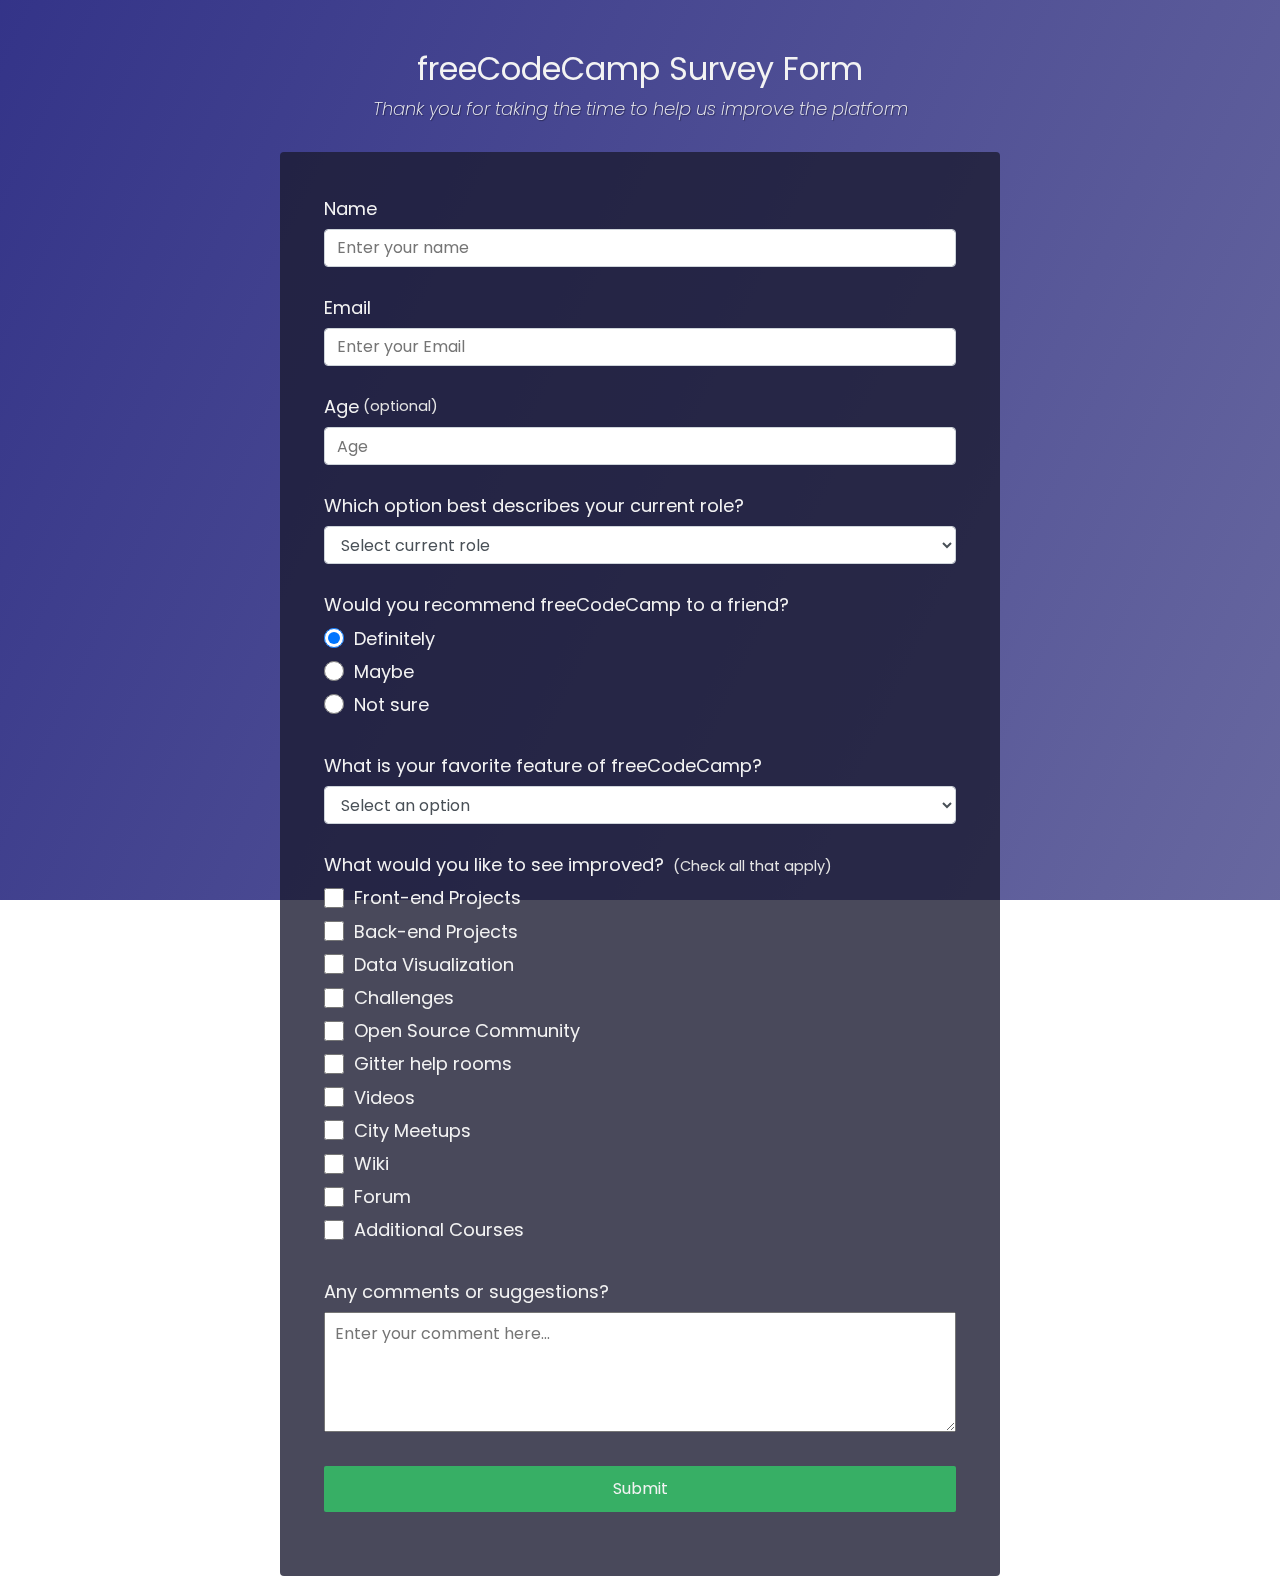
<file: Build a Survey Form_freecodecamp_project3/index.html>
<!DOCTYPE html>
<html>
  <head>
    <link rel="stylesheet" href="styles.css" />
  </head>
  <body>
    <div class="container">
      <header class="header">
        <h1 id="title" class="text-center">freeCodeCamp Survey Form</h1>
        <p id="description" class="description text-center">
          Thank you for taking the time to help us improve the platform
        </p>
      </header>
      <form id="survey-form">
        <div class="form-group">
          <label id="name-label" for="name">Name</label>
          <input
            type="text"
            name="name"
            id="name"
            class="form-control"
            placeholder="Enter your name"
            required
          />
        </div>
        <div class="form-group">
          <label id="email-label" for="email">Email</label>
          <input
            type="email"
            name="email"
            id="email"
            class="form-control"
            placeholder="Enter your Email"
            required
          />
        </div>
        <div class="form-group">
          <label id="number-label" for="number"
            >Age<span class="clue">(optional)</span></label
          >
          <input
            type="number"
            name="age"
            id="number"
            min="10"
            max="99"
            class="form-control"
            placeholder="Age"
          />
        </div>
        <div class="form-group">
          <p>Which option best describes your current role?</p>
          <select id="dropdown" name="role" class="form-control" required>
            <option disabled selected value>Select current role</option>
            <option value="student">Student</option>
            <option value="job">Full Time Job</option>
            <option value="learner">Full Time Learner</option>
            <option value="preferNo">Prefer not to say</option>
            <option value="other">Other</option>
          </select>
        </div>

        <div class="form-group">
          <p>Would you recommend freeCodeCamp to a friend?</p>
          <label>
            <input
              name="user-recommend"
              value="definitely"
              type="radio"
              class="input-radio"
              checked
            />Definitely</label
          >
          <label>
            <input
              name="user-recommend"
              value="maybe"
              type="radio"
              class="input-radio"
            />Maybe</label
          >

          <label
            ><input
              name="user-recommend"
              value="not-sure"
              type="radio"
              class="input-radio"
            />Not sure</label
          >
        </div>

        <div class="form-group">
          <p>What is your favorite feature of freeCodeCamp?</p>
          <select id="most-like" name="mostLike" class="form-control" required>
            <option disabled selected value>Select an option</option>
            <option value="challenges">Challenges</option>
            <option value="projects">Projects</option>
            <option value="community">Community</option>
            <option value="openSource">Open Source</option>
          </select>
        </div>

        <div class="form-group">
          <p>
            What would you like to see improved?
            <span class="clue">(Check all that apply)</span>
          </p>

          <label
            ><input
              name="prefer"
              value="front-end-projects"
              type="checkbox"
              class="input-checkbox"
            />Front-end Projects</label
          >
          <label>
            <input
              name="prefer"
              value="back-end-projects"
              type="checkbox"
              class="input-checkbox"
            />Back-end Projects</label
          >
          <label
            ><input
              name="prefer"
              value="data-visualization"
              type="checkbox"
              class="input-checkbox"
            />Data Visualization</label
          >
          <label
            ><input
              name="prefer"
              value="challenges"
              type="checkbox"
              class="input-checkbox"
            />Challenges</label
          >
          <label
            ><input
              name="prefer"
              value="open-source-community"
              type="checkbox"
              class="input-checkbox"
            />Open Source Community</label
          >
          <label
            ><input
              name="prefer"
              value="gitter-help-rooms"
              type="checkbox"
              class="input-checkbox"
            />Gitter help rooms</label
          >
          <label
            ><input
              name="prefer"
              value="videos"
              type="checkbox"
              class="input-checkbox"
            />Videos</label
          >
          <label
            ><input
              name="prefer"
              value="city-meetups"
              type="checkbox"
              class="input-checkbox"
            />City Meetups</label
          >
          <label
            ><input
              name="prefer"
              value="wiki"
              type="checkbox"
              class="input-checkbox"
            />Wiki</label
          >
          <label
            ><input
              name="prefer"
              value="forum"
              type="checkbox"
              class="input-checkbox"
            />Forum</label
          >
          <label
            ><input
              name="prefer"
              value="additional-courses"
              type="checkbox"
              class="input-checkbox"
            />Additional Courses</label
          >
        </div>

        <div class="form-group">
          <p>Any comments or suggestions?</p>
          <textarea
            id="comments"
            class="input-textarea"
            name="comment"
            placeholder="Enter your comment here..."
          ></textarea>
        </div>

        <div class="form-group">
          <button type="submit" id="submit" class="submit-button">
            Submit
          </button>
        </div>
      </form>
    </div>
  </body>
</html>
</file>
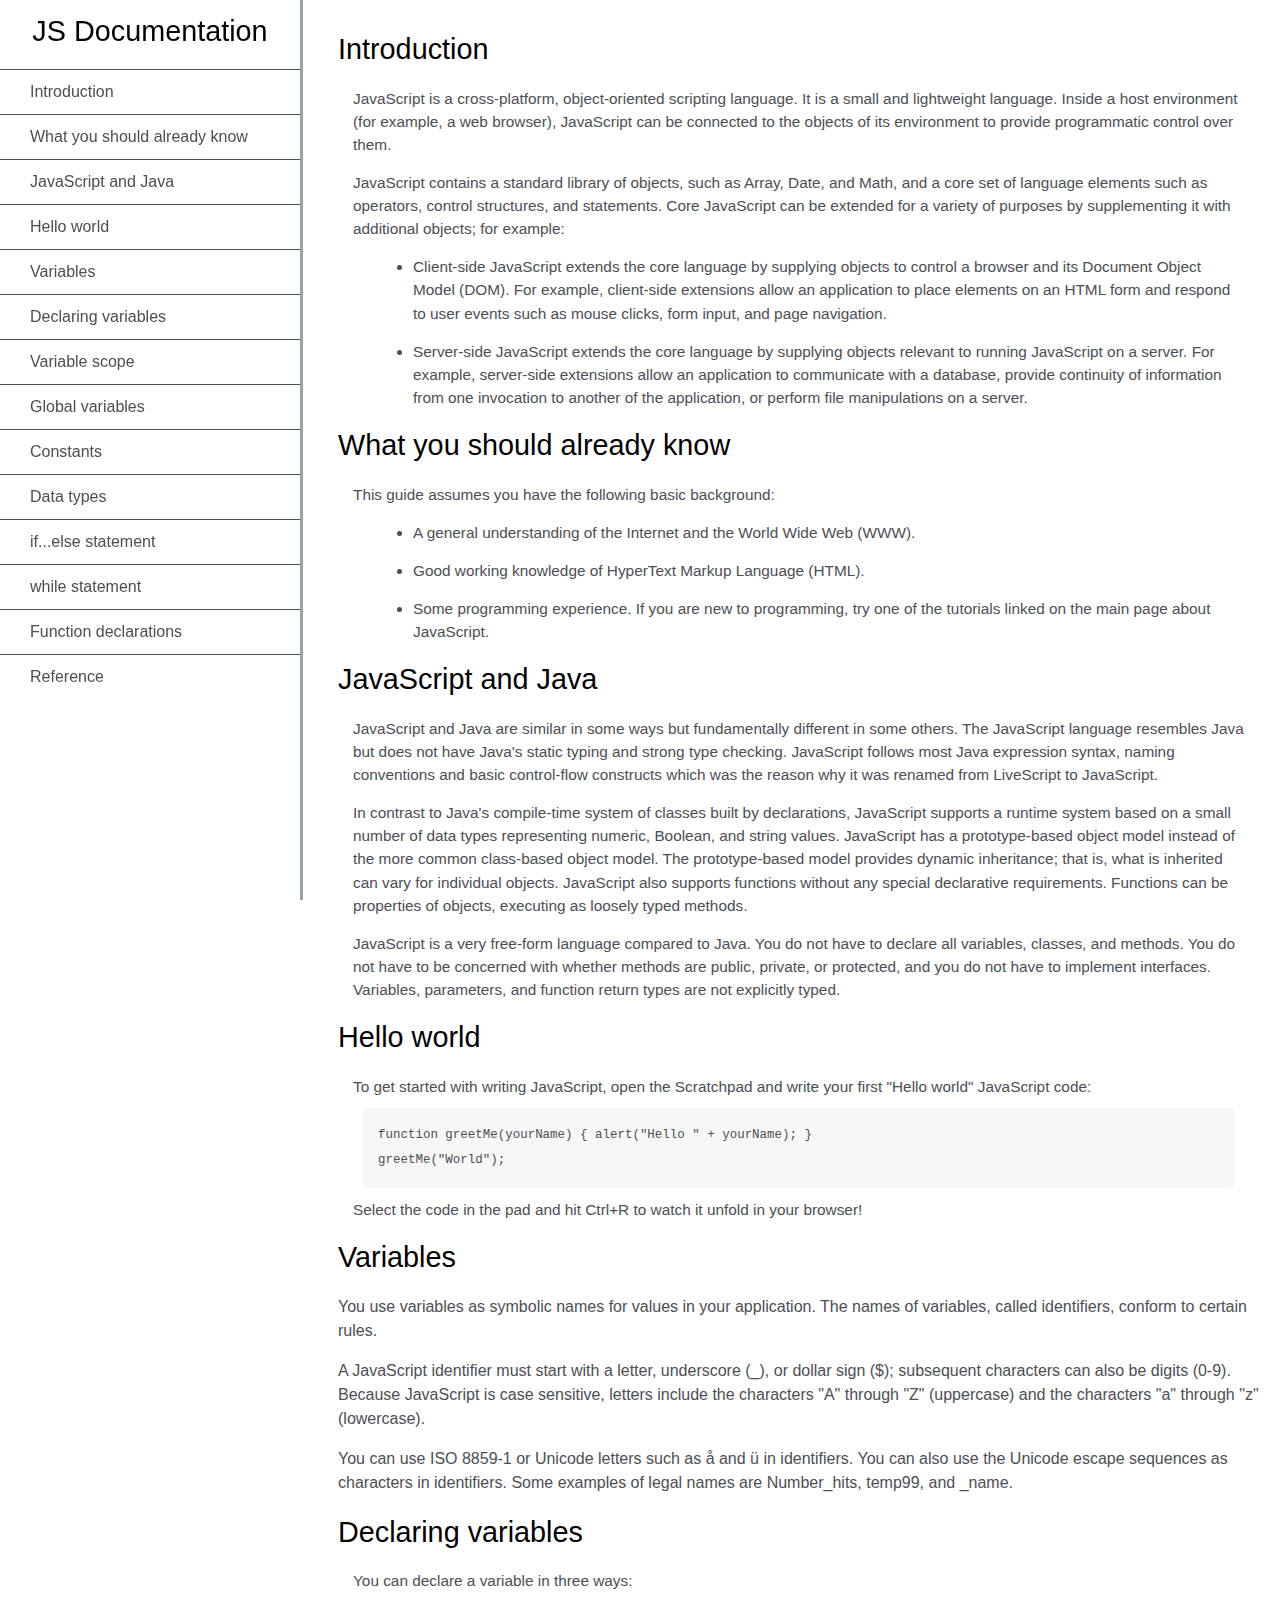
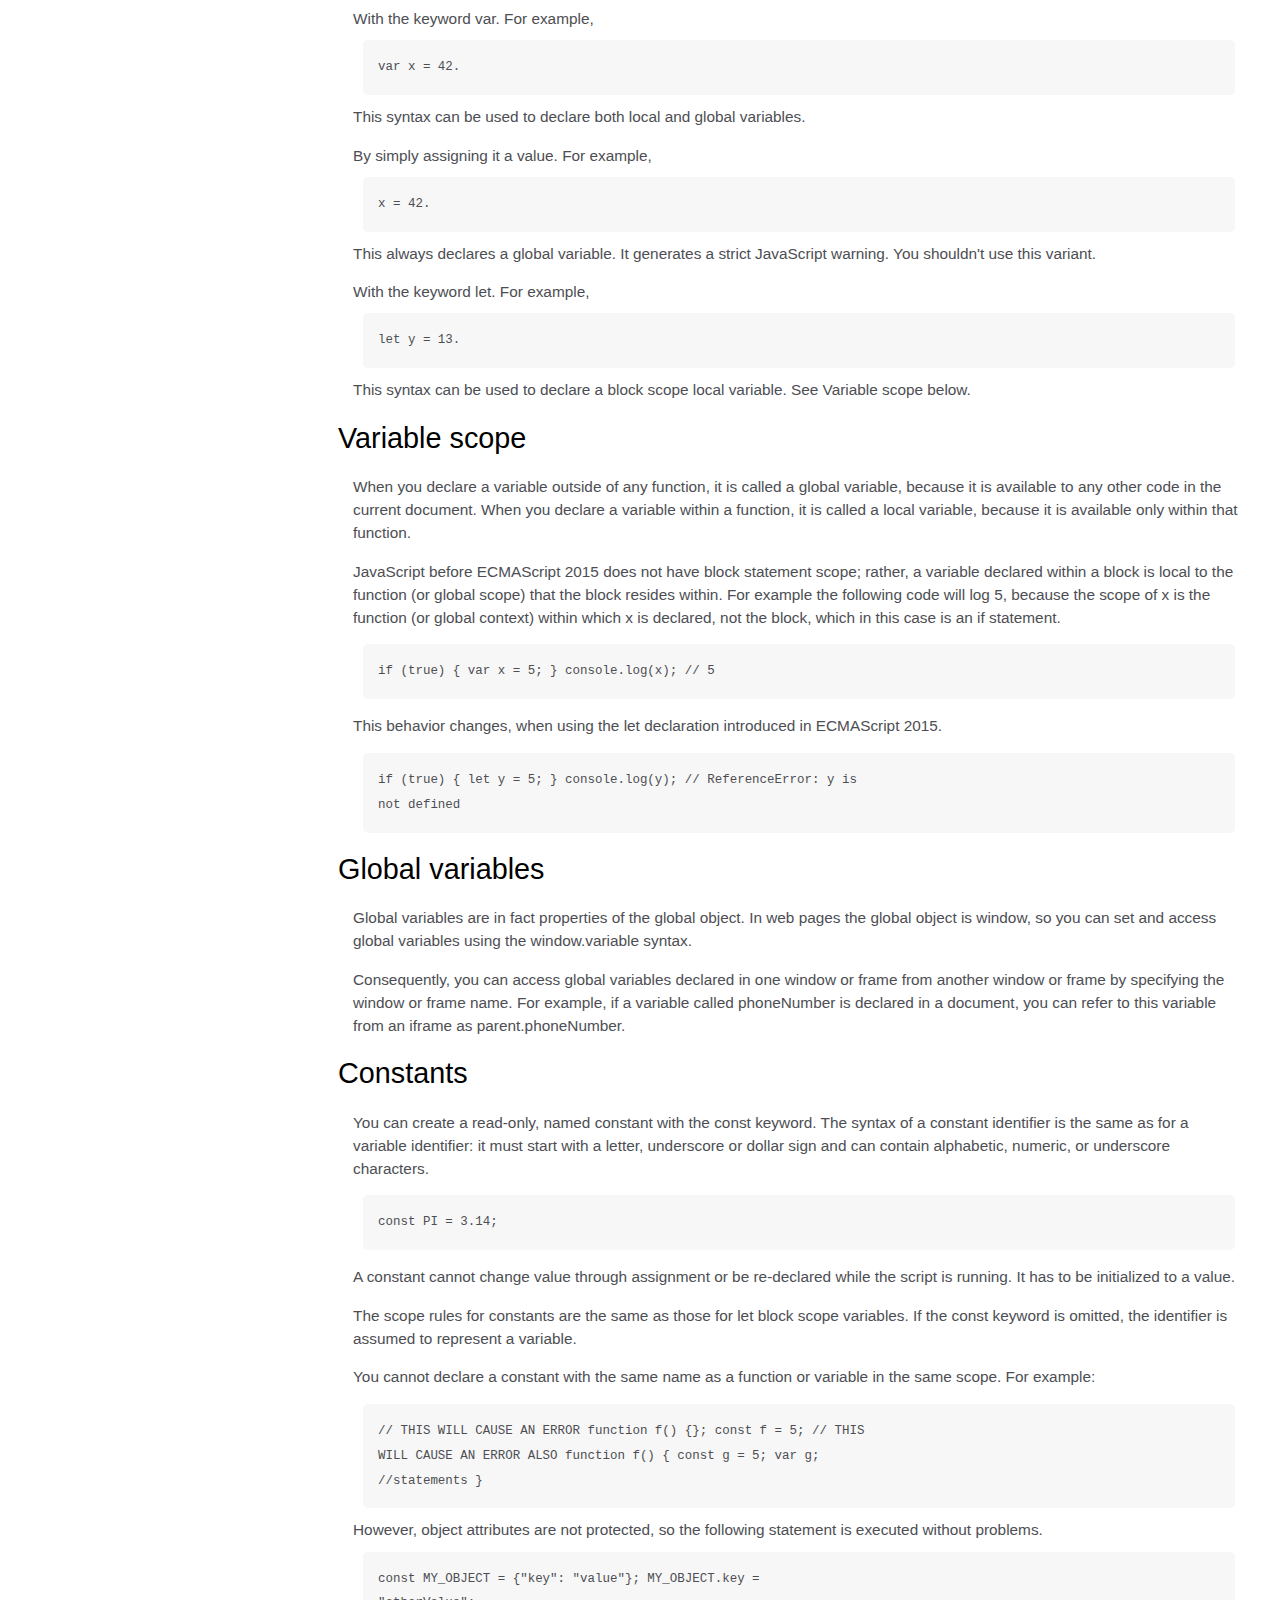
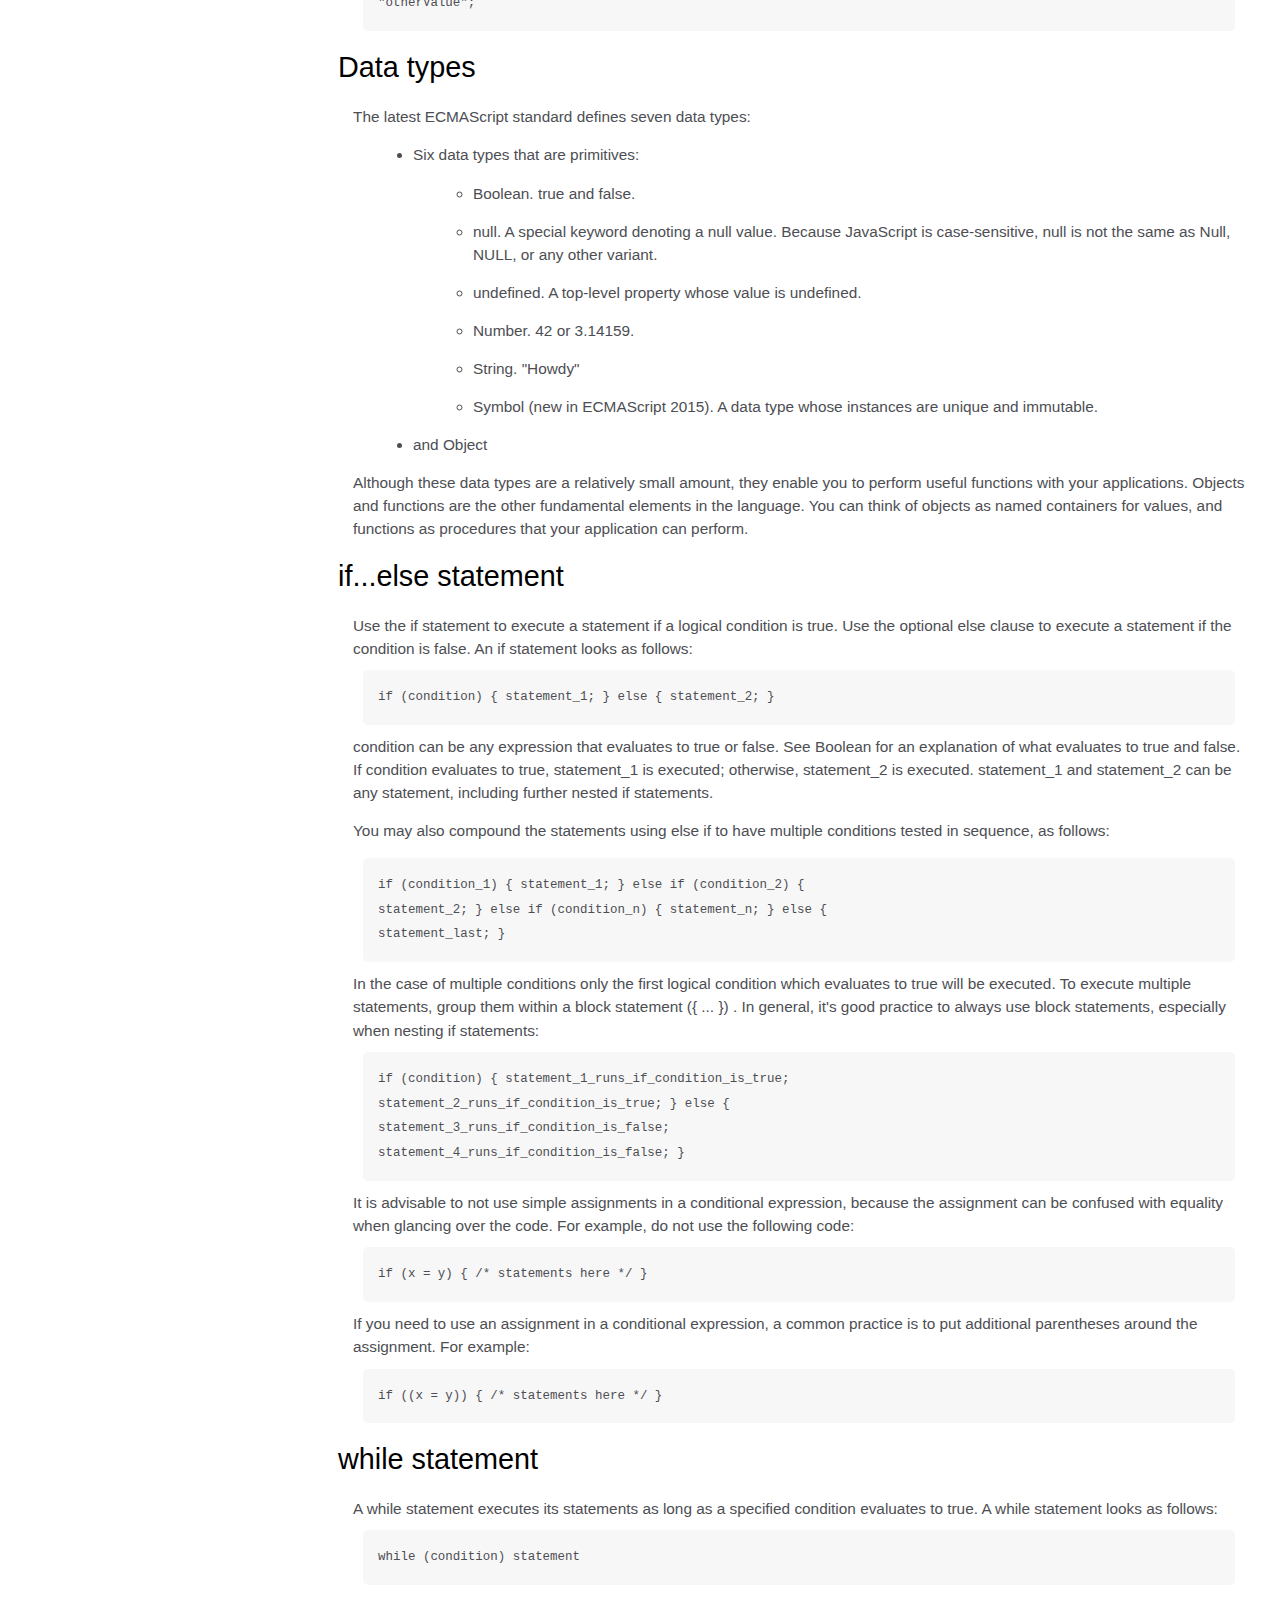
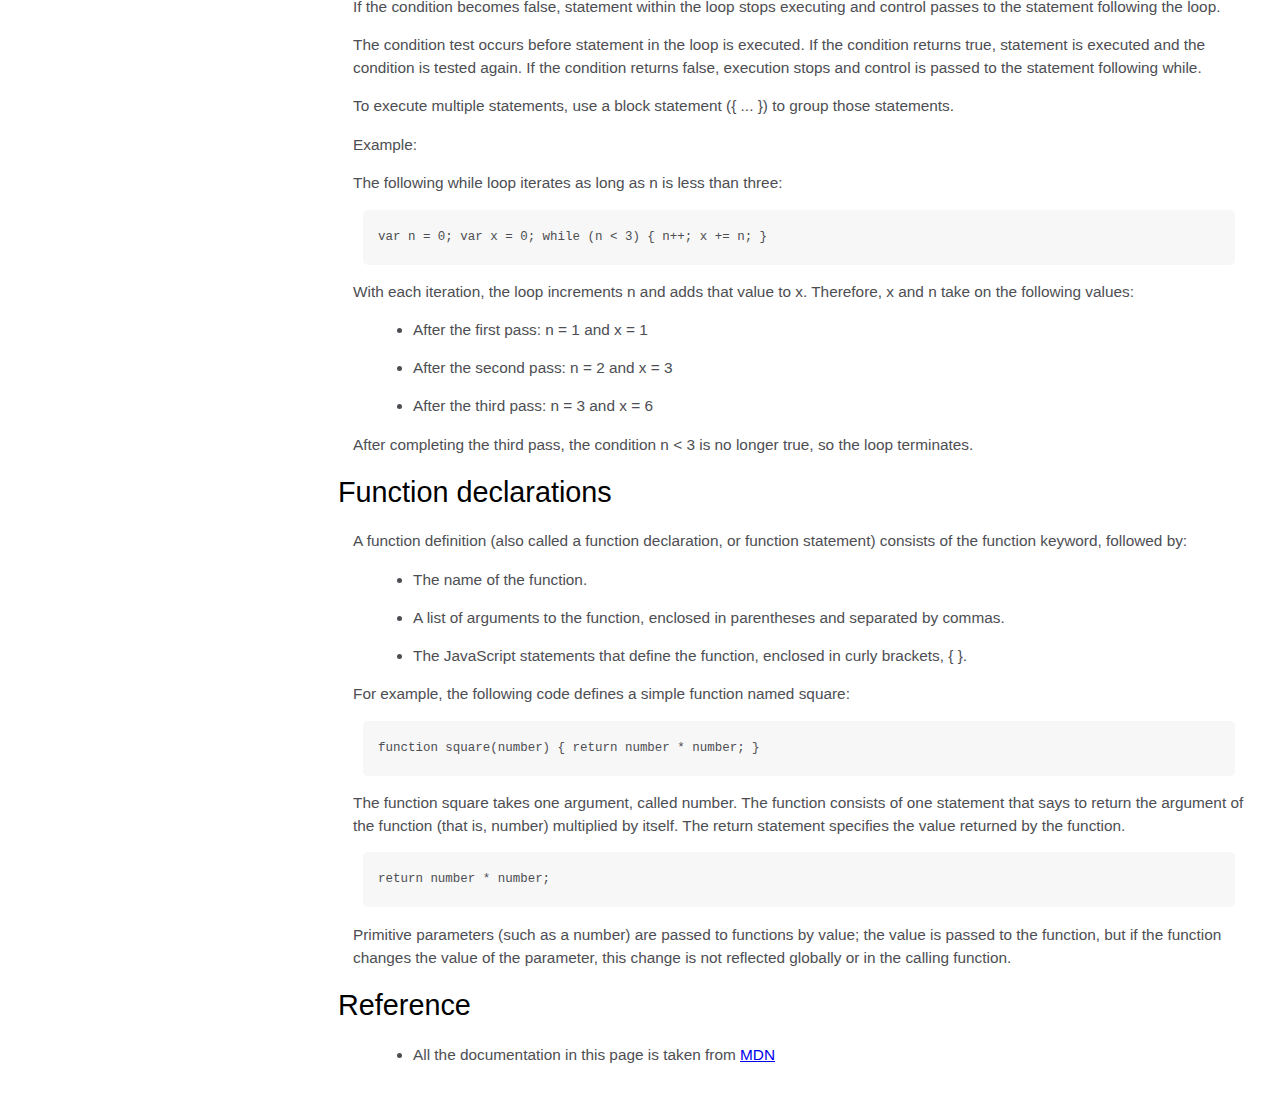
<file: Build a Technical Documentation Page_freecodecamp_project4/index.html>
<!DOCTYPE html>
<html>
  <head>
    <link rel="stylesheet" href="styles.css" />
  </head>
  <body>
    <nav id="navbar">
      <header>JS Documentation</header>
      <ul>
        <li><a class="nav-link" href="#Introduction">Introduction</a></li>
        <li>
          <a class="nav-link" href="#What_you_should_already_know"
            >What you should already know</a
          >
        </li>
        <li>
          <a class="nav-link" href="#JavaScript_and_Java"
            >JavaScript and Java</a
          >
        </li>
        <li><a class="nav-link" href="#Hello_world">Hello world</a></li>
        <li><a class="nav-link" href="#Variables">Variables</a></li>
        <li>
          <a class="nav-link" href="#Declaring_variables"
            >Declaring variables</a
          >
        </li>
        <li><a class="nav-link" href="#Variable_scope">Variable scope</a></li>
        <li>
          <a class="nav-link" href="#Global_variables">Global variables</a>
        </li>
        <li><a class="nav-link" href="#Constants">Constants</a></li>
        <li><a class="nav-link" href="#Data_types">Data types</a></li>
        <li>
          <a class="nav-link" href="#if...else_statement"
            >if...else statement</a
          >
        </li>
        <li><a class="nav-link" href="#while_statement">while statement</a></li>
        <li>
          <a class="nav-link" href="#Function_declarations"
            >Function declarations</a
          >
        </li>
        <li><a class="nav-link" href="#Reference">Reference</a></li>
      </ul>
    </nav>
    <main id="main-doc">
      <section class="main-section" id="Introduction">
        <header>Introduction</header>
        <article>
          <p>
            JavaScript is a cross-platform, object-oriented scripting language.
            It is a small and lightweight language. Inside a host environment
            (for example, a web browser), JavaScript can be connected to the
            objects of its environment to provide programmatic control over
            them.
          </p>

          <p>
            JavaScript contains a standard library of objects, such as Array,
            Date, and Math, and a core set of language elements such as
            operators, control structures, and statements. Core JavaScript can
            be extended for a variety of purposes by supplementing it with
            additional objects; for example:
          </p>
          <ul>
            <li>
              Client-side JavaScript extends the core language by supplying
              objects to control a browser and its Document Object Model (DOM).
              For example, client-side extensions allow an application to place
              elements on an HTML form and respond to user events such as mouse
              clicks, form input, and page navigation.
            </li>
            <li>
              Server-side JavaScript extends the core language by supplying
              objects relevant to running JavaScript on a server. For example,
              server-side extensions allow an application to communicate with a
              database, provide continuity of information from one invocation to
              another of the application, or perform file manipulations on a
              server.
            </li>
          </ul>
        </article>
      </section>
      <section class="main-section" id="What_you_should_already_know">
        <header>What you should already know</header>
        <article>
          <p>This guide assumes you have the following basic background:</p>

          <ul>
            <li>
              A general understanding of the Internet and the World Wide Web
              (WWW).
            </li>
            <li>Good working knowledge of HyperText Markup Language (HTML).</li>
            <li>
              Some programming experience. If you are new to programming, try
              one of the tutorials linked on the main page about JavaScript.
            </li>
          </ul>
        </article>
      </section>
      <section class="main-section" id="JavaScript_and_Java">
        <header>JavaScript and Java</header>
        <article>
          <p>
            JavaScript and Java are similar in some ways but fundamentally
            different in some others. The JavaScript language resembles Java but
            does not have Java's static typing and strong type checking.
            JavaScript follows most Java expression syntax, naming conventions
            and basic control-flow constructs which was the reason why it was
            renamed from LiveScript to JavaScript.
          </p>

          <p>
            In contrast to Java's compile-time system of classes built by
            declarations, JavaScript supports a runtime system based on a small
            number of data types representing numeric, Boolean, and string
            values. JavaScript has a prototype-based object model instead of the
            more common class-based object model. The prototype-based model
            provides dynamic inheritance; that is, what is inherited can vary
            for individual objects. JavaScript also supports functions without
            any special declarative requirements. Functions can be properties of
            objects, executing as loosely typed methods.
          </p>
          <p>
            JavaScript is a very free-form language compared to Java. You do not
            have to declare all variables, classes, and methods. You do not have
            to be concerned with whether methods are public, private, or
            protected, and you do not have to implement interfaces. Variables,
            parameters, and function return types are not explicitly typed.
          </p>
        </article>
      </section>
      <section class="main-section" id="Hello_world">
        <header>Hello world</header>
        <article>
          To get started with writing JavaScript, open the Scratchpad and write
          your first "Hello world" JavaScript code:
          <code
            >function greetMe(yourName) { alert("Hello " + yourName); }
            greetMe("World");
          </code>

          Select the code in the pad and hit Ctrl+R to watch it unfold in your
          browser!
        </article>
      </section>
      <section class="main-section" id="Variables">
        <header>Variables</header>
        <p>
          You use variables as symbolic names for values in your application.
          The names of variables, called identifiers, conform to certain rules.
        </p>
        <p>
          A JavaScript identifier must start with a letter, underscore (_), or
          dollar sign ($); subsequent characters can also be digits (0-9).
          Because JavaScript is case sensitive, letters include the characters
          "A" through "Z" (uppercase) and the characters "a" through "z"
          (lowercase).
        </p>
        <p>
          You can use ISO 8859-1 or Unicode letters such as å and ü in
          identifiers. You can also use the Unicode escape sequences as
          characters in identifiers. Some examples of legal names are
          Number_hits, temp99, and _name.
        </p>
      </section>
      <section class="main-section" id="Declaring_variables">
        <header>Declaring variables</header>
        <article>
          You can declare a variable in three ways:
          <p>
            With the keyword var. For example, <code>var x = 42.</code> This
            syntax can be used to declare both local and global variables.
          </p>
          <p>
            By simply assigning it a value. For example,
            <code>x = 42.</code> This always declares a global variable. It
            generates a strict JavaScript warning. You shouldn't use this
            variant.
          </p>
          <p>
            With the keyword let. For example,<code> let y = 13.</code> This
            syntax can be used to declare a block scope local variable. See
            Variable scope below.
          </p>
        </article>
      </section>
      <section class="main-section" id="Variable_scope">
        <header>Variable scope</header>
        <article>
          <p>
            When you declare a variable outside of any function, it is called a
            global variable, because it is available to any other code in the
            current document. When you declare a variable within a function, it
            is called a local variable, because it is available only within that
            function.
          </p>

          <p>
            JavaScript before ECMAScript 2015 does not have block statement
            scope; rather, a variable declared within a block is local to the
            function (or global scope) that the block resides within. For
            example the following code will log 5, because the scope of x is the
            function (or global context) within which x is declared, not the
            block, which in this case is an if statement.
          </p>
          <code>if (true) { var x = 5; } console.log(x); // 5</code>
          <p>
            This behavior changes, when using the let declaration introduced in
            ECMAScript 2015.
          </p>

          <code
            >if (true) { let y = 5; } console.log(y); // ReferenceError: y is
            not defined</code
          >
        </article>
      </section>
      <section class="main-section" id="Global_variables">
        <header>Global variables</header>
        <article>
          <p>
            Global variables are in fact properties of the global object. In web
            pages the global object is window, so you can set and access global
            variables using the window.variable syntax.
          </p>

          <p>
            Consequently, you can access global variables declared in one window
            or frame from another window or frame by specifying the window or
            frame name. For example, if a variable called phoneNumber is
            declared in a document, you can refer to this variable from an
            iframe as parent.phoneNumber.
          </p>
        </article>
      </section>
      <section class="main-section" id="Constants">
        <header>Constants</header>
        <article>
          <p>
            You can create a read-only, named constant with the const keyword.
            The syntax of a constant identifier is the same as for a variable
            identifier: it must start with a letter, underscore or dollar sign
            and can contain alphabetic, numeric, or underscore characters.
          </p>

          <code>const PI = 3.14;</code>
          <p>
            A constant cannot change value through assignment or be re-declared
            while the script is running. It has to be initialized to a value.
          </p>

          <p>
            The scope rules for constants are the same as those for let block
            scope variables. If the const keyword is omitted, the identifier is
            assumed to represent a variable.
          </p>

          <p>
            You cannot declare a constant with the same name as a function or
            variable in the same scope. For example:
          </p>

          <code
            >// THIS WILL CAUSE AN ERROR function f() {}; const f = 5; // THIS
            WILL CAUSE AN ERROR ALSO function f() { const g = 5; var g;
            //statements }</code
          >
          However, object attributes are not protected, so the following
          statement is executed without problems.
          <code
            >const MY_OBJECT = {"key": "value"}; MY_OBJECT.key =
            "otherValue";</code
          >
        </article>
      </section>
      <section class="main-section" id="Data_types">
        <header>Data types</header>
        <article>
          <p>The latest ECMAScript standard defines seven data types:</p>
          <ul>
            <li>
              <p>Six data types that are primitives:</p>
              <ul>
                <li>Boolean. true and false.</li>
                <li>
                  null. A special keyword denoting a null value. Because
                  JavaScript is case-sensitive, null is not the same as Null,
                  NULL, or any other variant.
                </li>
                <li>
                  undefined. A top-level property whose value is undefined.
                </li>
                <li>Number. 42 or 3.14159.</li>
                <li>String. "Howdy"</li>
                <li>
                  Symbol (new in ECMAScript 2015). A data type whose instances
                  are unique and immutable.
                </li>
              </ul>
            </li>

            <li>and Object</li>
          </ul>
          Although these data types are a relatively small amount, they enable
          you to perform useful functions with your applications. Objects and
          functions are the other fundamental elements in the language. You can
          think of objects as named containers for values, and functions as
          procedures that your application can perform.
        </article>
      </section>
      <section class="main-section" id="if...else_statement">
        <header>if...else statement</header>
        <article>
          Use the if statement to execute a statement if a logical condition is
          true. Use the optional else clause to execute a statement if the
          condition is false. An if statement looks as follows:

          <code>if (condition) { statement_1; } else { statement_2; }</code>
          condition can be any expression that evaluates to true or false. See
          Boolean for an explanation of what evaluates to true and false. If
          condition evaluates to true, statement_1 is executed; otherwise,
          statement_2 is executed. statement_1 and statement_2 can be any
          statement, including further nested if statements.
          <p>
            You may also compound the statements using else if to have multiple
            conditions tested in sequence, as follows:
          </p>
          <code
            >if (condition_1) { statement_1; } else if (condition_2) {
            statement_2; } else if (condition_n) { statement_n; } else {
            statement_last; }
          </code>
          In the case of multiple conditions only the first logical condition
          which evaluates to true will be executed. To execute multiple
          statements, group them within a block statement ({ ... }) . In
          general, it's good practice to always use block statements, especially
          when nesting if statements:

          <code
            >if (condition) { statement_1_runs_if_condition_is_true;
            statement_2_runs_if_condition_is_true; } else {
            statement_3_runs_if_condition_is_false;
            statement_4_runs_if_condition_is_false; }</code
          >
          It is advisable to not use simple assignments in a conditional
          expression, because the assignment can be confused with equality when
          glancing over the code. For example, do not use the following code:
          <code>if (x = y) { /* statements here */ }</code> If you need to use
          an assignment in a conditional expression, a common practice is to put
          additional parentheses around the assignment. For example:

          <code>if ((x = y)) { /* statements here */ }</code>
        </article>
      </section>
      <section class="main-section" id="while_statement">
        <header>while statement</header>
        <article>
          A while statement executes its statements as long as a specified
          condition evaluates to true. A while statement looks as follows:

          <code>while (condition) statement</code> If the condition becomes
          false, statement within the loop stops executing and control passes to
          the statement following the loop.

          <p>
            The condition test occurs before statement in the loop is executed.
            If the condition returns true, statement is executed and the
            condition is tested again. If the condition returns false, execution
            stops and control is passed to the statement following while.
          </p>

          <p>
            To execute multiple statements, use a block statement ({ ... }) to
            group those statements.
          </p>

          Example:

          <p>
            The following while loop iterates as long as n is less than three:
          </p>

          <code>var n = 0; var x = 0; while (n &lt; 3) { n++; x += n; }</code>
          <p>
            With each iteration, the loop increments n and adds that value to x.
            Therefore, x and n take on the following values:
          </p>

          <ul>
            <li>After the first pass: n = 1 and x = 1</li>
            <li>After the second pass: n = 2 and x = 3</li>
            <li>After the third pass: n = 3 and x = 6</li>
          </ul>
          <p>
            After completing the third pass, the condition n &lt; 3 is no longer
            true, so the loop terminates.
          </p>
        </article>
      </section>
      <section class="main-section" id="Function_declarations">
        <header>Function declarations</header>
        <article>
          A function definition (also called a function declaration, or function
          statement) consists of the function keyword, followed by:

          <ul>
            <li>The name of the function.</li>
            <li>
              A list of arguments to the function, enclosed in parentheses and
              separated by commas.
            </li>
            <li>
              The JavaScript statements that define the function, enclosed in
              curly brackets, { }.
            </li>
          </ul>
          <p>
            For example, the following code defines a simple function named
            square:
          </p>

          <code>function square(number) { return number * number; }</code>
          <p>
            The function square takes one argument, called number. The function
            consists of one statement that says to return the argument of the
            function (that is, number) multiplied by itself. The return
            statement specifies the value returned by the function.
          </p>
          <code>return number * number;</code>
          <p>
            Primitive parameters (such as a number) are passed to functions by
            value; the value is passed to the function, but if the function
            changes the value of the parameter, this change is not reflected
            globally or in the calling function.
          </p>
        </article>
      </section>
      <section class="main-section" id="Reference">
        <header>Reference</header>
        <article>
          <ul>
            <li>
              All the documentation in this page is taken from
              <a
                href="https://developer.mozilla.org/en-US/docs/Web/JavaScript/Guide"
                target="_blank"
                >MDN</a
              >
            </li>
          </ul>
        </article>
      </section>
    </main>
  </body>
</html>
</file>
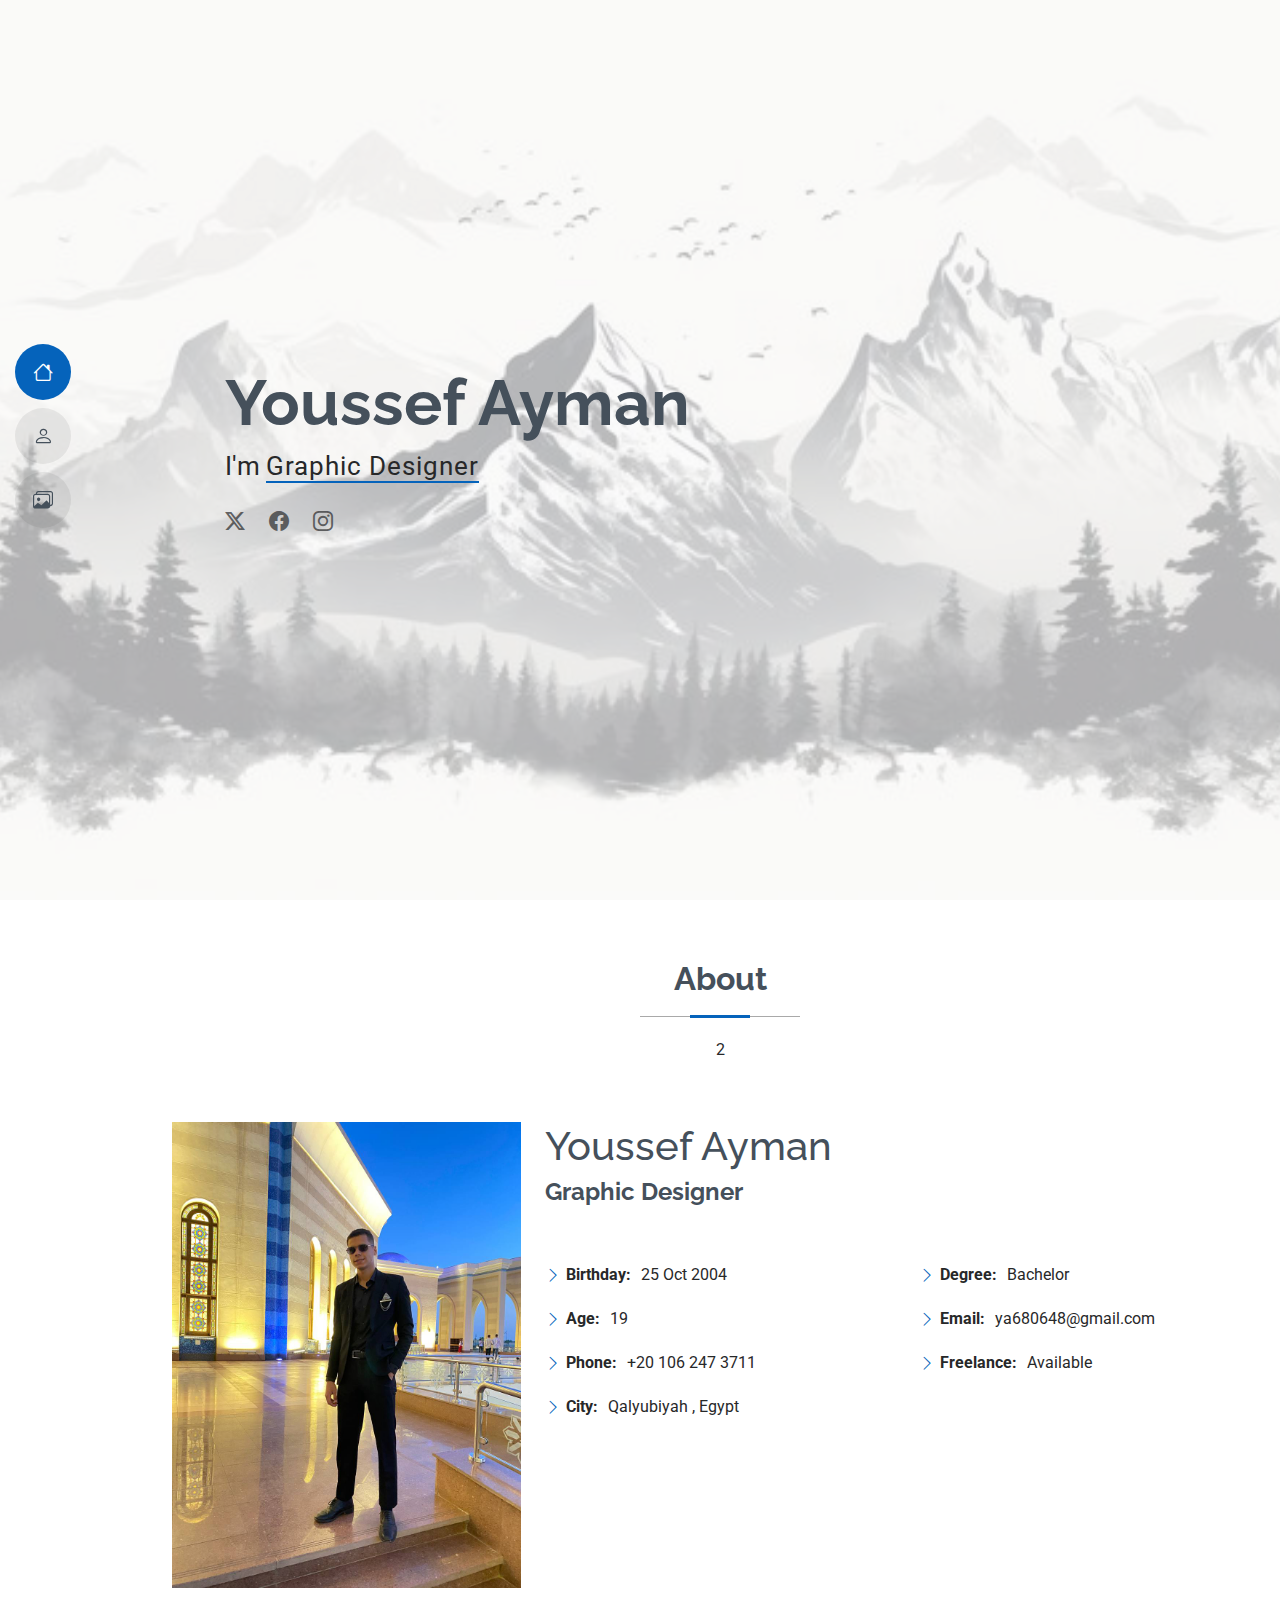
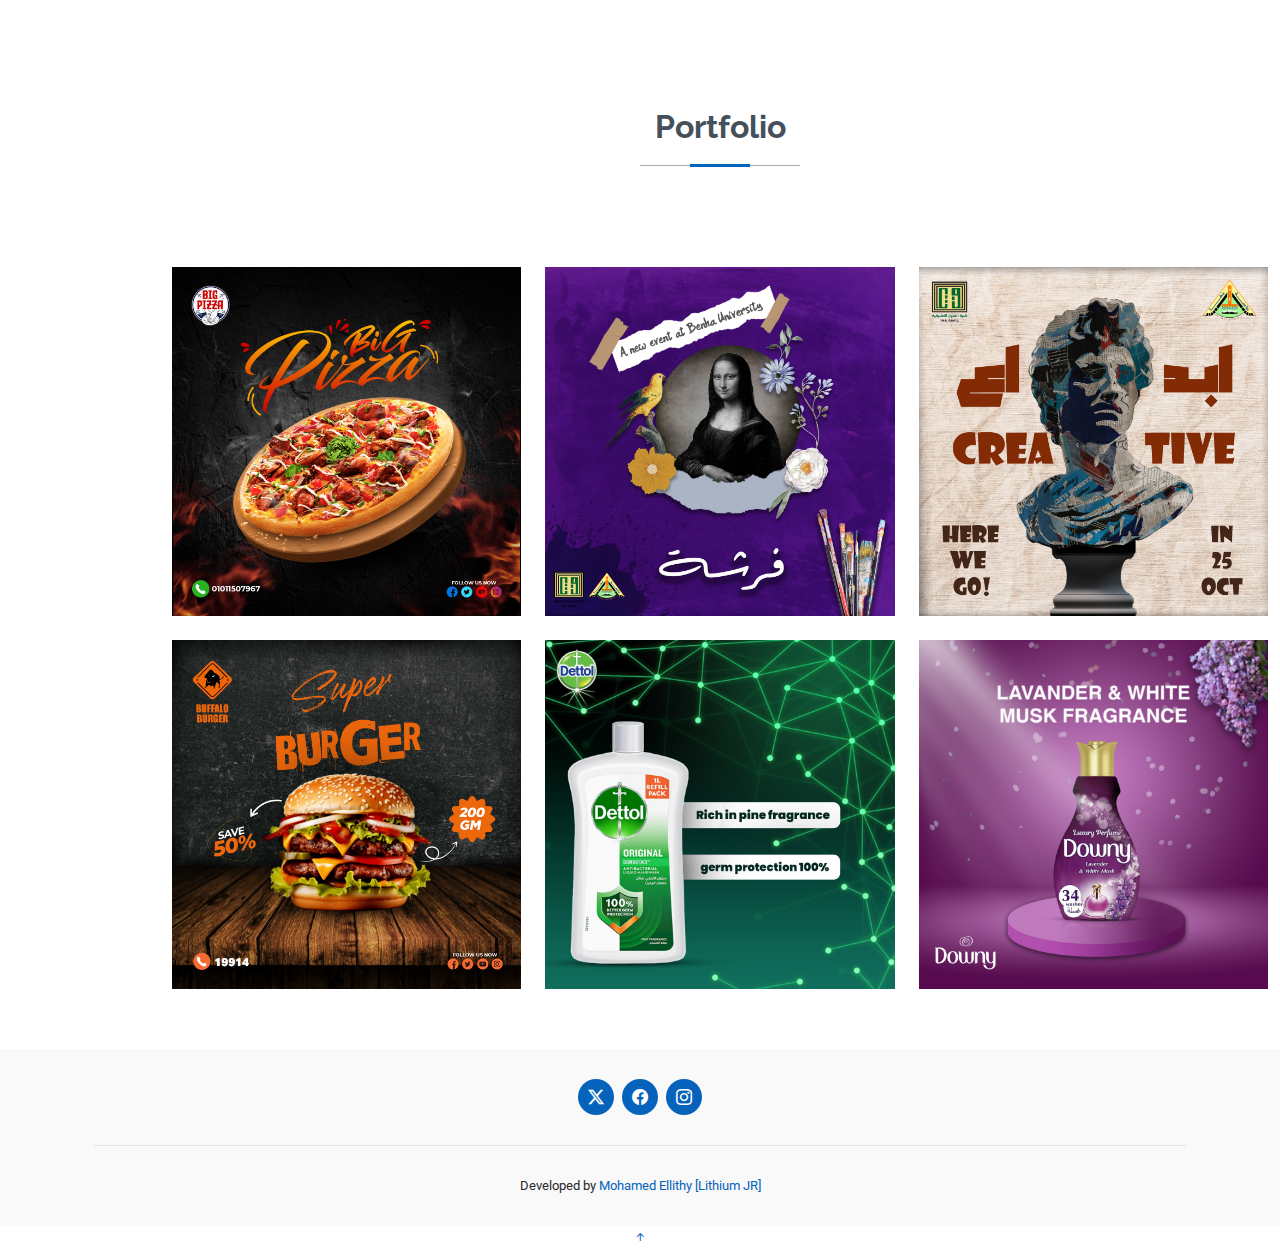
<file: Portfolio_Graphic_Designer_@Youssef_Ayman/index.html>
<!DOCTYPE html>
<html lang="en">
<head>
  <meta charset="utf-8">
  <title>Youssef Ayman | Portfolio</title>
  <link href="https://fonts.googleapis.com/css2?family=Roboto:ital,wght@0,100;0,300;0,400;0,500;0,700;0,900;1,100;1,300;1,400;1,500;1,700;1,900&family=Poppins:ital,wght@0,100;0,200;0,300;0,400;0,500;0,600;0,700;0,800;0,900;1,100;1,200;1,300;1,400;1,500;1,600;1,700;1,800;1,900&family=Raleway:ital,wght@0,100;0,200;0,300;0,400;0,500;0,600;0,700;0,800;0,900;1,100;1,200;1,300;1,400;1,500;1,600;1,700;1,800;1,900&display=swap" rel="stylesheet">
  <link href="assets/vendor/bootstrap/css/bootstrap.min.css" rel="stylesheet">
  <link href="assets/vendor/bootstrap-icons/bootstrap-icons.css" rel="stylesheet">
  <link href="assets/css/main.css" rel="stylesheet">
</head>
<body class="index-page">
  <header id="header" class="header d-flex flex-column justify-content-center">
    <i class="header-toggle d-xl-none bi bi-list"></i>
    <nav id="navmenu" class="navmenu">
      <ul>
        <li><a href="#hero" class="active"><i class="bi bi-house navicon"></i><span>Home</span></a></li>
        <li><a href="#about"><i class="bi bi-person navicon"></i><span>About</span></a></li>
        <li><a href="#portfolio"><i class="bi bi-images navicon"></i><span>Portfolio</span></a></li>
      </ul>
    </nav>
  </header>
  <main class="main">
    <!-- Hero Section -->
    <section id="hero" class="hero section light-background">
      <img src="./assets/img/hero-bg.jpg" alt="">
      <div class="container" data-aos="zoom-out">
        <div class="row justify-content-center">
          <div class="col-lg-9">
            <h2>Youssef Ayman</h2>
            <p>I'm <span class="typed">Graphic Designer</span><span aria-hidden="true"></span></p>
            <div class="social-links">
              <a href="https://x.com/yyoussefaymann?t=Zwzc_Aga8RpsPi9DA2GBvg&s=08" target="_blank" ><i class="bi bi-twitter-x"></i></a>
              <a href="https://www.facebook.com/profile.php?id=100066330695380&mibextid=ZbWKwL" target="_blank"><i class="bi bi-facebook"></i></a>
              <a href="#" target="_blank" ><i class="bi bi-instagram"></i></a>
            </div>
          </div>
        </div>
      </div>
    </section>
    <section id="about" class="about section">
      <div class="container section-title" data-aos="fade-up">
        <h2>About</h2>2
      </div>
      <div class="container" data-aos="fade-up" data-aos-delay="100">
        <div class="row gy-4 justify-content-center">
          <div class="col-lg-4">
            <img src="assets/img/profile-img.jpg" class="img-fluid" alt="">
          </div>
          <div class="col-lg-8 content">
            <h1>Youssef Ayman</h1>
            <h2>Graphic Designer</h2>
            <p class="fst-italic py-3">
            </p>
            <div class="row">
              <div class="col-lg-6">
                <ul>
                  <li><i class="bi bi-chevron-right"></i> <strong>Birthday:</strong> <span>25 Oct 2004</span></li>
                  <li><i class="bi bi-chevron-right"></i> <strong>Age:</strong> <span>19</span></li>
                  <li><i class="bi bi-chevron-right"></i> <strong>Phone:</strong> <span>+20 106 247 3711</span></li>
                  <li><i class="bi bi-chevron-right"></i> <strong>City:</strong> <span>Qalyubiyah , Egypt</span></li>
                </ul>
              </div>
              <div class="col-lg-6">
                <ul>
                  <li><i class="bi bi-chevron-right"></i> <strong>Degree:</strong> <span>Bachelor</span></li>
                  <li><i class="bi bi-chevron-right"></i> <strong>Email:</strong> <span>ya680648@gmail.com</span></li>
                  <li><i class="bi bi-chevron-right"></i> <strong>Freelance:</strong> <span>Available</span></li>
                </ul>
              </div>
            </div>
            <p class="py-3">
            </p>
          </div>
        </div>
      </div>
    </section>
        </div>
      </div>
    </section>
    <!-- Portfolio Section -->
    <section id="portfolio" class="portfolio section">
      <!-- Section Title -->
      <div class="container section-title" data-aos="fade-up">
        <h2>Portfolio</h2>
      </div><!-- End Section Title -->
      <div class="container">
        <div class="isotope-layout" data-default-filter="*" data-layout="masonry" data-sort="original-order">
          <ul class="portfolio-filters isotope-filters" data-aos="fade-up" data-aos-delay="100">
          </ul><!-- End Portfolio Filters -->
          <div class="row gy-4 isotope-container" data-aos="fade-up" data-aos-delay="200">
            <div class="col-lg-4 col-md-6 portfolio-item isotope-item filter-app">
              <img src="assets/img/masonry-portfolio/masonry-portfolio-1.jpg" class="img-fluid" alt="">
              <div class="portfolio-info">
                <h4>Project 1</h4>
                <a href="assets/img/masonry-portfolio/masonry-portfolio-1.jpg" title="Product 1" data-gallery="portfolio-gallery-product" class="glightbox preview-link"><i class="bi bi-zoom-in"></i></a>
              </div>
            </div><!-- End Portfolio Item -->
            <div class="col-lg-4 col-md-6 portfolio-item isotope-item filter-product">
              <img src="assets/img/masonry-portfolio/masonry-portfolio-2.jpg" class="img-fluid" alt="">
              <div class="portfolio-info">
                <h4>Project 2</h4>
                <a href="assets/img/masonry-portfolio/masonry-portfolio-2.jpg" title="Product 1" data-gallery="portfolio-gallery-product" class="glightbox preview-link"><i class="bi bi-zoom-in"></i></a>
              </div>
            </div><!-- End Portfolio Item -->
            <div class="col-lg-4 col-md-6 portfolio-item isotope-item filter-branding">
              <img src="assets/img/masonry-portfolio/masonry-portfolio-3.jpg" class="img-fluid" alt="">
              <div class="portfolio-info">
                <h4>Project 3</h4>
                <a href="assets/img/masonry-portfolio/masonry-portfolio-3.jpg" title="Branding 1" data-gallery="portfolio-gallery-branding" class="glightbox preview-link"><i class="bi bi-zoom-in"></i></a>
              </div>
            </div><!-- End Portfolio Item -->
            <div class="col-lg-4 col-md-6 portfolio-item isotope-item filter-app">
              <img src="assets/img/masonry-portfolio/masonry-portfolio-4.jpg" class="img-fluid" alt="">
              <div class="portfolio-info">
                <h4>Project 4</h4>
                <a href="assets/img/masonry-portfolio/masonry-portfolio-4.jpg" title="App 2" data-gallery="portfolio-gallery-app" class="glightbox preview-link"><i class="bi bi-zoom-in"></i></a>
              </div>
            </div><!-- End Portfolio Item -->
            <div class="col-lg-4 col-md-6 portfolio-item isotope-item filter-product">
              <img src="assets/img/masonry-portfolio/masonry-portfolio-5.jpg" class="img-fluid" alt="">
              <div class="portfolio-info">
                <h4>Project 5</h4>
                <a href="assets/img/masonry-portfolio/masonry-portfolio-5.jpg" title="Product 2" data-gallery="portfolio-gallery-product" class="glightbox preview-link"><i class="bi bi-zoom-in"></i></a>
              </div>
            </div><!-- End Portfolio Item -->
            <div class="col-lg-4 col-md-6 portfolio-item isotope-item filter-branding">
              <img src="assets/img/masonry-portfolio/masonry-portfolio-6.jpg" class="img-fluid" alt="">
              <div class="portfolio-info">
                <h4>Project 6</h4>
                <a href="assets/img/masonry-portfolio/masonry-portfolio-6.jpg" title="Branding 2" data-gallery="portfolio-gallery-branding" class="glightbox preview-link"><i class="bi bi-zoom-in"></i></a>
              </div>
            </div><!-- End Portfolio Item -->
      </div>
    </section>
        </div>
    </section>
  </main>
  <footer id="footer" class="footer position-relative light-background">
    <div class="container">
      <div class="social-links d-flex justify-content-center">
        <a href="https://x.com/yyoussefaymann?t=Zwzc_Aga8RpsPi9DA2GBvg&s=08"><i class="bi bi-twitter-x"></i></a>
        <a href="https://www.facebook.com/profile.php?id=100066330695380&mibextid=ZbWKwL"><i class="bi bi-facebook"></i></a>
        <a href="https://www.instagram.com/yyousseff_aymann?igsh=a3JtbnVjOTV6eGI2"><i class="bi bi-instagram"></i></a>
      </div>
      <div class="container">
        <div class="copyright">
        </div>
        <div class="credits">
          Developed by <a href="https://www.linkedin.com/in/mohamedellithyyy/"> Mohamed Ellithy [Lithium JR]</a>
        </div>
      </div>
    </div>
  </footer>
  <a href="#" id="scroll-top" class="scroll-top d-flex align-items-center justify-content-center"><i class="bi bi-arrow-up-short"></i></a>
  <script src="assets/vendor/bootstrap/js/bootstrap.bundle.min.js"></script>
</body>
</html>
</file>
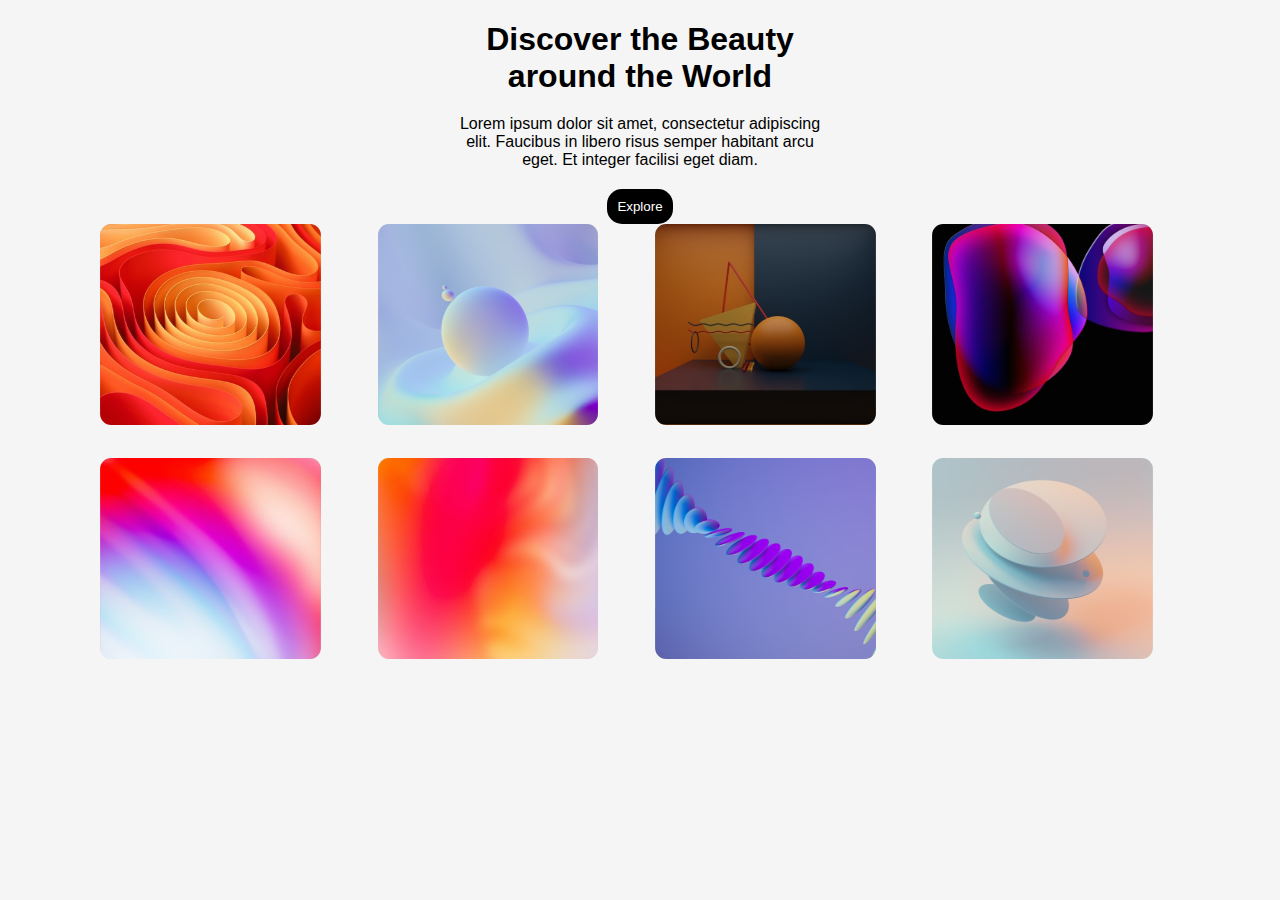
<file: Landing Pages/HTML_CSS_Project#1/index.html>
<!DOCTYPE html>
<html lang="en">
<head>
    <meta charset="UTF-8">
    <meta name="viewport" content="width=device-width, initial-scale=1.0">
    <title>Discover the Beauty</title>
    <link rel="stylesheet" href="./asscts/css/style.css">
</head>
<body>
    <h1>Discover the Beauty around the World</h1>
    <p>Lorem ipsum dolor sit amet, consectetur adipiscing elit. Faucibus in libero risus semper habitant arcu eget. Et integer facilisi eget diam.</p>
    <button>Explore</button>
    <div class="container">
        <div class="image-container">
            <img src="./asscts/imgs/img-1.svg" alt="Image 1">
        </div>
        <div class="image-container">
            <img src="./asscts/imgs/img-2.svg" alt="Image 2">
        </div>
        <div class="image-container">
            <img src="./asscts/imgs/img-3.svg" alt="Image 3">
        </div>
        <div class="image-container">
            <img src="./asscts/imgs/img-4.svg" alt="Image 4">
        </div>
        <div class="image-container">
            <img src="./asscts/imgs/img-5.svg" alt="Image 5">
        </div>
        <div class="image-container">
            <img src="./asscts/imgs/img-6.svg" alt="Image 6">
        </div>
        <div class="image-container">
            <img src="./asscts/imgs/img-7.svg" alt="Image 7">
        </div>
        <div class="image-container">
            <img src="./asscts/imgs/img-8.svg" alt="Image 8">
        </div>
    </div>
</body>
</html>
</file>
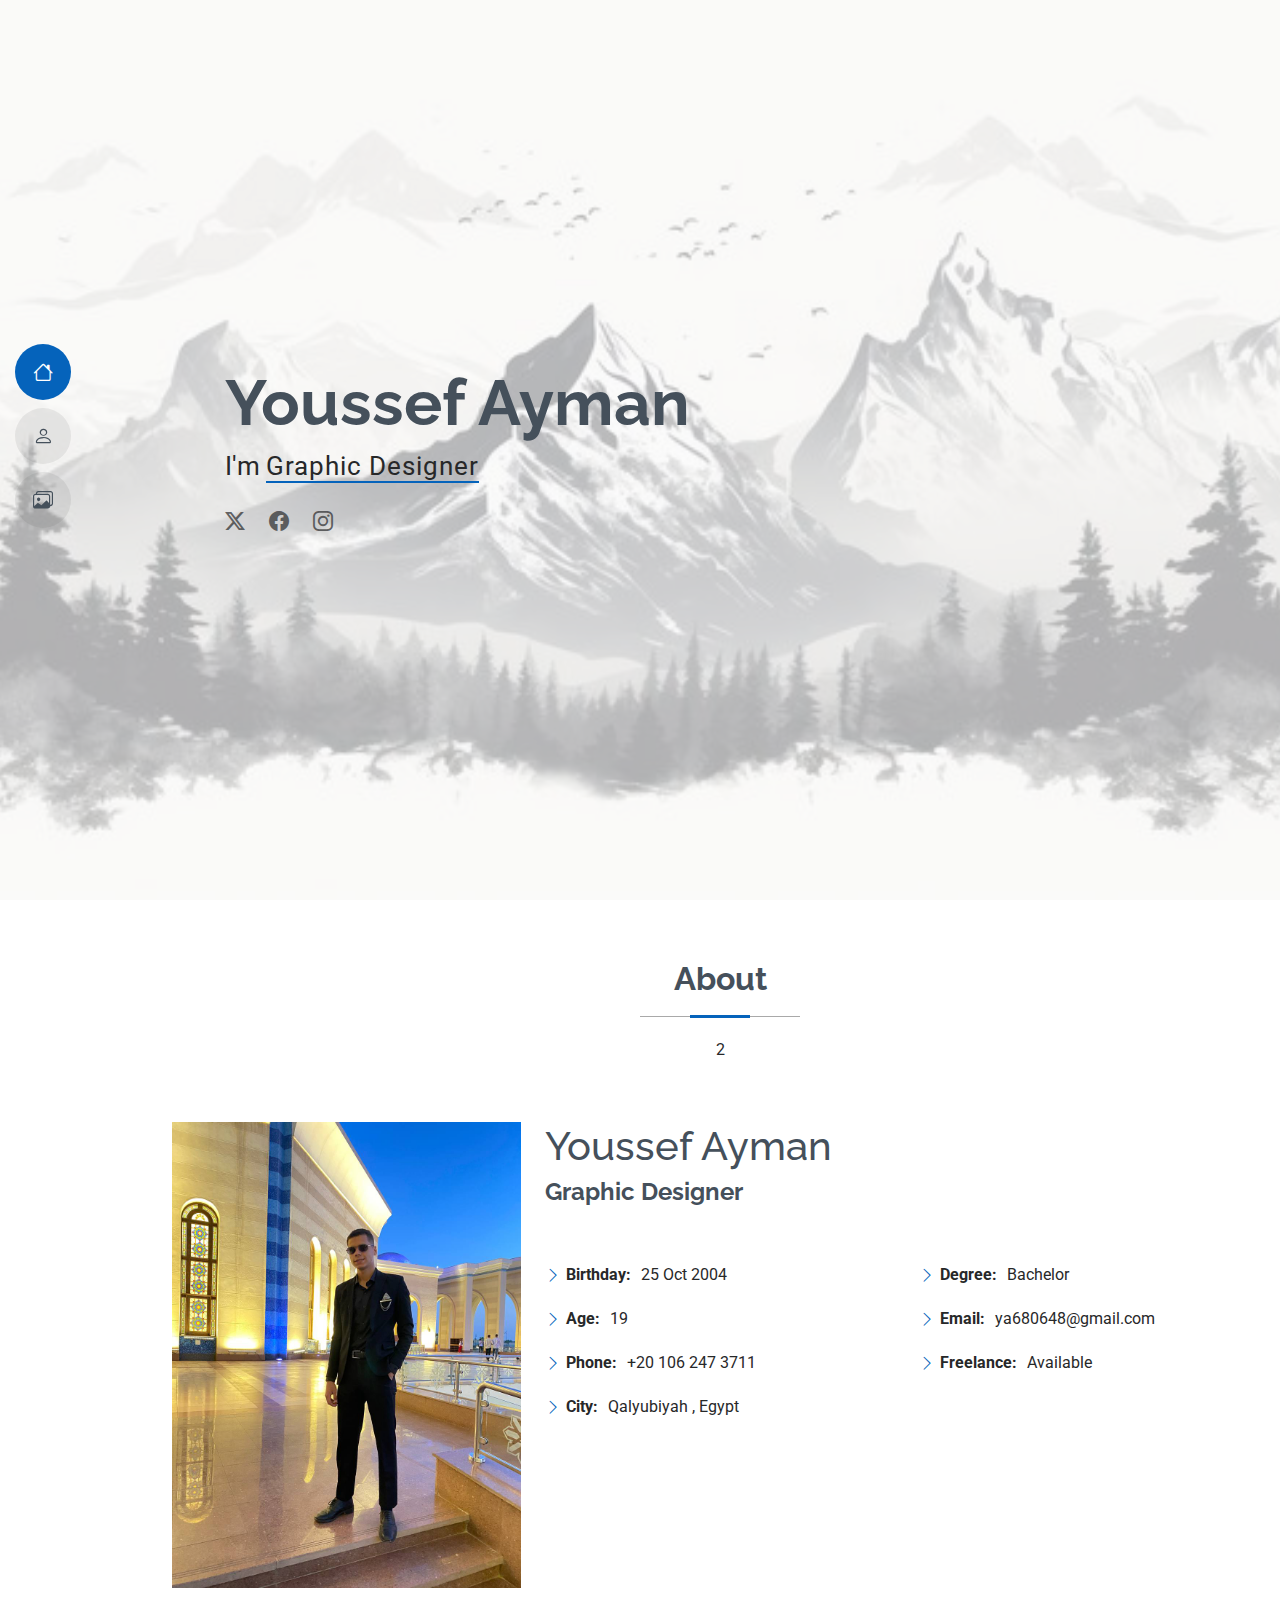
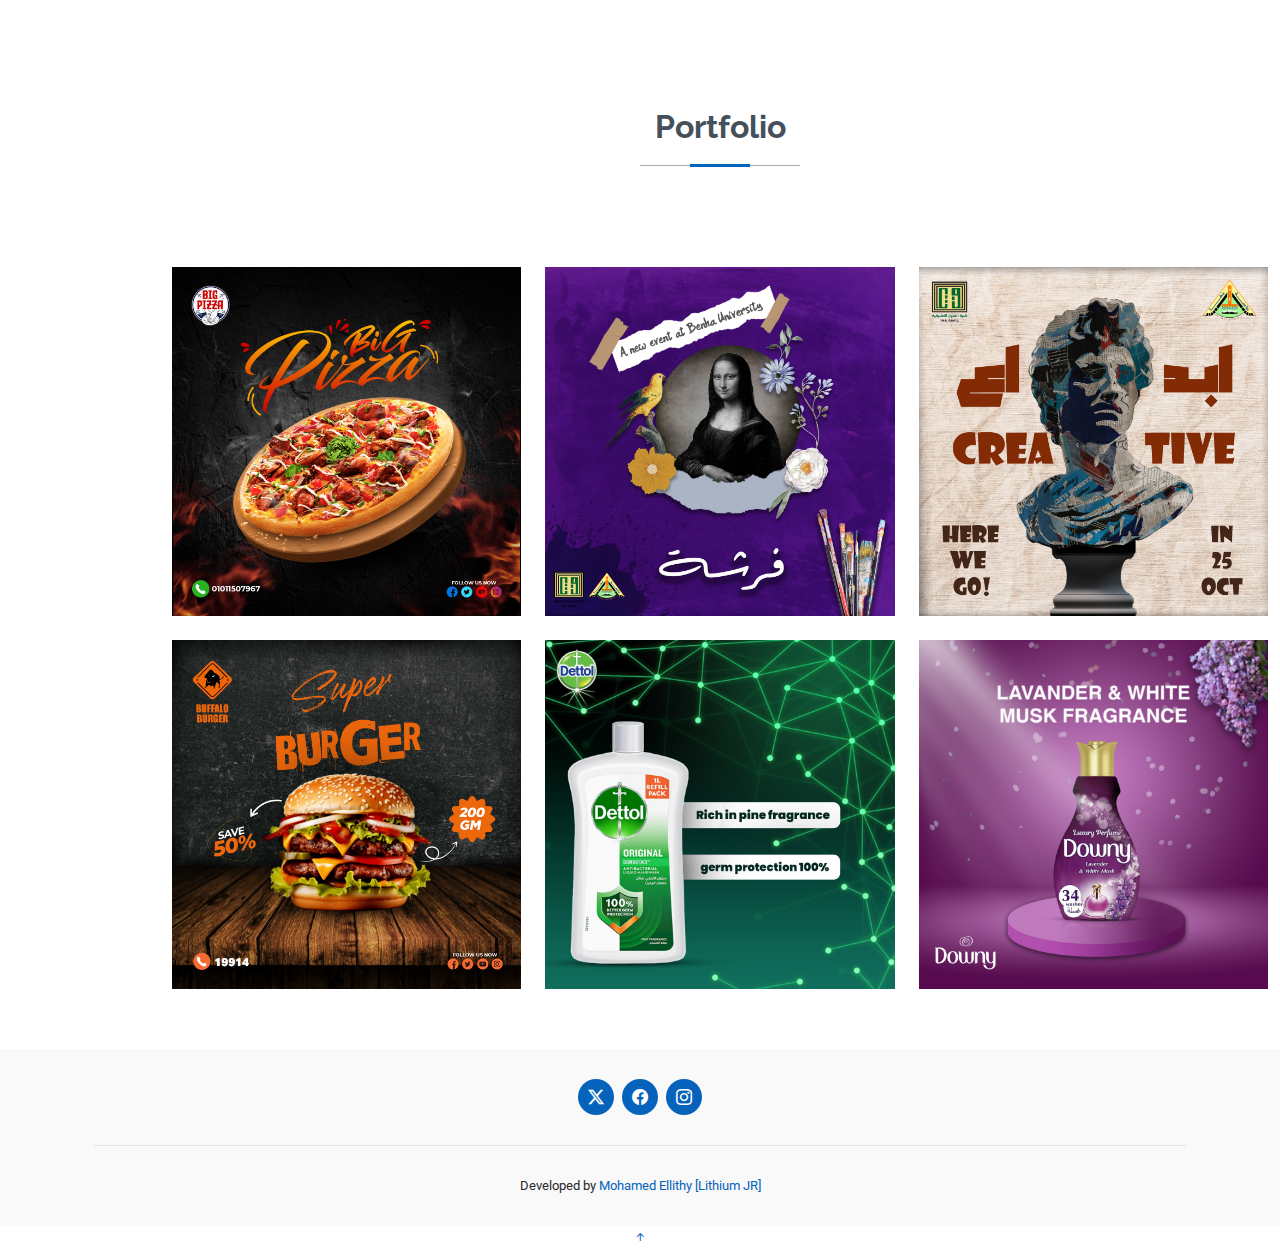
<file: Portfolio_Graphic_Designer_@Youssef_Ayman/.render_temp_index.html>
<!DOCTYPE html>
<html lang="en">
<head>
  <meta charset="utf-8">
  <title>Youssef Ayman | Portfolio</title>
  <link href="https://fonts.googleapis.com/css2?family=Roboto:ital,wght@0,100;0,300;0,400;0,500;0,700;0,900;1,100;1,300;1,400;1,500;1,700;1,900&family=Poppins:ital,wght@0,100;0,200;0,300;0,400;0,500;0,600;0,700;0,800;0,900;1,100;1,200;1,300;1,400;1,500;1,600;1,700;1,800;1,900&family=Raleway:ital,wght@0,100;0,200;0,300;0,400;0,500;0,600;0,700;0,800;0,900;1,100;1,200;1,300;1,400;1,500;1,600;1,700;1,800;1,900&display=swap" rel="stylesheet">
  <link href="assets/vendor/bootstrap/css/bootstrap.min.css" rel="stylesheet">
  <link href="assets/vendor/bootstrap-icons/bootstrap-icons.css" rel="stylesheet">
  <link href="assets/css/main.css" rel="stylesheet">
</head>
<body class="index-page">
  <header id="header" class="header d-flex flex-column justify-content-center">
    <i class="header-toggle d-xl-none bi bi-list"></i>
    <nav id="navmenu" class="navmenu">
      <ul>
        <li><a href="#hero" class="active"><i class="bi bi-house navicon"></i><span>Home</span></a></li>
        <li><a href="#about"><i class="bi bi-person navicon"></i><span>About</span></a></li>
        <li><a href="#portfolio"><i class="bi bi-images navicon"></i><span>Portfolio</span></a></li>
      </ul>
    </nav>
  </header>
  <main class="main">
    <!-- Hero Section -->
    <section id="hero" class="hero section light-background">
      <img src="./assets/img/hero-bg.jpg" alt="">
      <div class="container" data-aos="zoom-out">
        <div class="row justify-content-center">
          <div class="col-lg-9">
            <h2>Youssef Ayman</h2>
            <p>I'm <span class="typed">Graphic Designer</span><span aria-hidden="true"></span></p>
            <div class="social-links">
              <a href="https://x.com/yyoussefaymann?t=Zwzc_Aga8RpsPi9DA2GBvg&s=08" target="_blank" ><i class="bi bi-twitter-x"></i></a>
              <a href="https://www.facebook.com/profile.php?id=100066330695380&mibextid=ZbWKwL" target="_blank"><i class="bi bi-facebook"></i></a>
              <a href="#" target="_blank" ><i class="bi bi-instagram"></i></a>
            </div>
          </div>
        </div>
      </div>
    </section>
    <section id="about" class="about section">
      <div class="container section-title" data-aos="fade-up">
        <h2>About</h2>2
      </div>
      <div class="container" data-aos="fade-up" data-aos-delay="100">
        <div class="row gy-4 justify-content-center">
          <div class="col-lg-4">
            <img src="assets/img/profile-img.jpg" class="img-fluid" alt="">
          </div>
          <div class="col-lg-8 content">
            <h1>Youssef Ayman</h1>
            <h2>Graphic Designer</h2>
            <p class="fst-italic py-3">
            </p>
            <div class="row">
              <div class="col-lg-6">
                <ul>
                  <li><i class="bi bi-chevron-right"></i> <strong>Birthday:</strong> <span>25 Oct 2004</span></li>
                  <li><i class="bi bi-chevron-right"></i> <strong>Age:</strong> <span>19</span></li>
                  <li><i class="bi bi-chevron-right"></i> <strong>Phone:</strong> <span>+20 106 247 3711</span></li>
                  <li><i class="bi bi-chevron-right"></i> <strong>City:</strong> <span>Qalyubiyah , Egypt</span></li>
                </ul>
              </div>
              <div class="col-lg-6">
                <ul>
                  <li><i class="bi bi-chevron-right"></i> <strong>Degree:</strong> <span>Bachelor</span></li>
                  <li><i class="bi bi-chevron-right"></i> <strong>Email:</strong> <span>ya680648@gmail.com</span></li>
                  <li><i class="bi bi-chevron-right"></i> <strong>Freelance:</strong> <span>Available</span></li>
                </ul>
              </div>
            </div>
            <p class="py-3">
            </p>
          </div>
        </div>
      </div>
    </section>
        </div>
      </div>
    </section>
    <!-- Portfolio Section -->
    <section id="portfolio" class="portfolio section">
      <!-- Section Title -->
      <div class="container section-title" data-aos="fade-up">
        <h2>Portfolio</h2>
      </div><!-- End Section Title -->
      <div class="container">
        <div class="isotope-layout" data-default-filter="*" data-layout="masonry" data-sort="original-order">
          <ul class="portfolio-filters isotope-filters" data-aos="fade-up" data-aos-delay="100">
          </ul><!-- End Portfolio Filters -->
          <div class="row gy-4 isotope-container" data-aos="fade-up" data-aos-delay="200">
            <div class="col-lg-4 col-md-6 portfolio-item isotope-item filter-app">
              <img src="assets/img/masonry-portfolio/masonry-portfolio-1.jpg" class="img-fluid" alt="">
              <div class="portfolio-info">
                <h4>Project 1</h4>
                <a href="assets/img/masonry-portfolio/masonry-portfolio-1.jpg" title="Product 1" data-gallery="portfolio-gallery-product" class="glightbox preview-link"><i class="bi bi-zoom-in"></i></a>
              </div>
            </div><!-- End Portfolio Item -->
            <div class="col-lg-4 col-md-6 portfolio-item isotope-item filter-product">
              <img src="assets/img/masonry-portfolio/masonry-portfolio-2.jpg" class="img-fluid" alt="">
              <div class="portfolio-info">
                <h4>Project 2</h4>
                <a href="assets/img/masonry-portfolio/masonry-portfolio-2.jpg" title="Product 1" data-gallery="portfolio-gallery-product" class="glightbox preview-link"><i class="bi bi-zoom-in"></i></a>
              </div>
            </div><!-- End Portfolio Item -->
            <div class="col-lg-4 col-md-6 portfolio-item isotope-item filter-branding">
              <img src="assets/img/masonry-portfolio/masonry-portfolio-3.jpg" class="img-fluid" alt="">
              <div class="portfolio-info">
                <h4>Project 3</h4>
                <a href="assets/img/masonry-portfolio/masonry-portfolio-3.jpg" title="Branding 1" data-gallery="portfolio-gallery-branding" class="glightbox preview-link"><i class="bi bi-zoom-in"></i></a>
              </div>
            </div><!-- End Portfolio Item -->
            <div class="col-lg-4 col-md-6 portfolio-item isotope-item filter-app">
              <img src="assets/img/masonry-portfolio/masonry-portfolio-4.jpg" class="img-fluid" alt="">
              <div class="portfolio-info">
                <h4>Project 4</h4>
                <a href="assets/img/masonry-portfolio/masonry-portfolio-4.jpg" title="App 2" data-gallery="portfolio-gallery-app" class="glightbox preview-link"><i class="bi bi-zoom-in"></i></a>
              </div>
            </div><!-- End Portfolio Item -->
            <div class="col-lg-4 col-md-6 portfolio-item isotope-item filter-product">
              <img src="assets/img/masonry-portfolio/masonry-portfolio-5.jpg" class="img-fluid" alt="">
              <div class="portfolio-info">
                <h4>Project 5</h4>
                <a href="assets/img/masonry-portfolio/masonry-portfolio-5.jpg" title="Product 2" data-gallery="portfolio-gallery-product" class="glightbox preview-link"><i class="bi bi-zoom-in"></i></a>
              </div>
            </div><!-- End Portfolio Item -->
            <div class="col-lg-4 col-md-6 portfolio-item isotope-item filter-branding">
              <img src="assets/img/masonry-portfolio/masonry-portfolio-6.jpg" class="img-fluid" alt="">
              <div class="portfolio-info">
                <h4>Project 6</h4>
                <a href="assets/img/masonry-portfolio/masonry-portfolio-6.jpg" title="Branding 2" data-gallery="portfolio-gallery-branding" class="glightbox preview-link"><i class="bi bi-zoom-in"></i></a>
              </div>
            </div><!-- End Portfolio Item -->
      </div>
    </section>
        </div>
    </section>
  </main>
  <footer id="footer" class="footer position-relative light-background">
    <div class="container">
      <div class="social-links d-flex justify-content-center">
        <a href="https://x.com/yyoussefaymann?t=Zwzc_Aga8RpsPi9DA2GBvg&s=08"><i class="bi bi-twitter-x"></i></a>
        <a href="https://www.facebook.com/profile.php?id=100066330695380&mibextid=ZbWKwL"><i class="bi bi-facebook"></i></a>
        <a href="https://www.instagram.com/yyousseff_aymann?igsh=a3JtbnVjOTV6eGI2"><i class="bi bi-instagram"></i></a>
      </div>
      <div class="container">
        <div class="copyright">
        </div>
        <div class="credits">
          Developed by <a href="https://www.linkedin.com/in/mohamedellithyyy/"> Mohamed Ellithy [Lithium JR]</a>
        </div>
      </div>
    </div>
  </footer>
  <a href="#" id="scroll-top" class="scroll-top d-flex align-items-center justify-content-center"><i class="bi bi-arrow-up-short"></i></a>
  <script src="assets/vendor/bootstrap/js/bootstrap.bundle.min.js"></script>
</body>
</html><script>window.scrollTo(0, 0); setTimeout(function() { window.scrollTo(0, 0); },200)</script>
</file>
<file: Build a Survey Form_freecodecamp_project3/styles.css>
@import url('https://fonts.googleapis.com/css?family=Poppins:200i,400&display=swap');

:root {
  --color-white: #f3f3f3;
  --color-darkblue: #1b1b32;
  --color-darkblue-alpha: rgba(27, 27, 50, 0.8);
  --color-green: #37af65;
}

*,
*::before,
*::after {
  box-sizing: border-box;
}

body {
  font-family: 'Poppins', sans-serif;
  font-size: 1rem;
  font-weight: 400;
  line-height: 1.4;
  color: var(--color-white);
  margin: 0;
}

/* mobile friendly alternative to using background-attachment: fixed */
body::before {
  content: '';
  position: fixed;
  top: 0;
  left: 0;
  height: 100%;
  width: 100%;
  z-index: -1;
  background: var(--color-darkblue);
  background-image: linear-gradient(
      115deg,
      rgba(58, 58, 158, 0.8),
      rgba(136, 136, 206, 0.7)
    ),
    url(https://cdn.freecodecamp.org/testable-projects-fcc/images/survey-form-background.jpeg);
  background-size: cover;
  background-repeat: no-repeat;
  background-position: center;
}

h1 {
  font-weight: 400;
  line-height: 1.2;
}

p {
  font-size: 1.125rem;
}

h1,
p {
  margin-top: 0;
  margin-bottom: 0.5rem;
}

label {
  display: flex;
  align-items: center;
  font-size: 1.125rem;
  margin-bottom: 0.5rem;
}

input,
button,
select,
textarea {
  margin: 0;
  font-family: inherit;
  font-size: inherit;
  line-height: inherit;
}

button {
  border: none;
}

.container {
  width: 100%;
  margin: 3.125rem auto 0 auto;
}

@media (min-width: 576px) {
  .container {
    max-width: 540px;
  }
}

@media (min-width: 768px) {
  .container {
    max-width: 720px;
  }
}

.header {
  padding: 0 0.625rem;
  margin-bottom: 1.875rem;
}

.description {
  font-style: italic;
  font-weight: 200;
  text-shadow: 1px 1px 1px rgba(0, 0, 0, 0.4);
}

.clue {
  margin-left: 0.25rem;
  font-size: 0.9rem;
  color: #e4e4e4;
}

.text-center {
  text-align: center;
}

/* form */

form {
  background: var(--color-darkblue-alpha);
  padding: 2.5rem 0.625rem;
  border-radius: 0.25rem;
}

@media (min-width: 480px) {
  form {
    padding: 2.5rem;
  }
}

.form-group {
  margin: 0 auto 1.25rem auto;
  padding: 0.25rem;
}

.form-control {
  display: block;
  width: 100%;
  height: 2.375rem;
  padding: 0.375rem 0.75rem;
  color: #495057;
  background-color: #fff;
  background-clip: padding-box;
  border: 1px solid #ced4da;
  border-radius: 0.25rem;
  transition: border-color 0.15s ease-in-out, box-shadow 0.15s ease-in-out;
}

.form-control:focus {
  border-color: #80bdff;
  outline: 0;
  box-shadow: 0 0 0 0.2rem rgba(0, 123, 255, 0.25);
}

.input-radio,
.input-checkbox {
  display: inline-block;
  margin-right: 0.625rem;
  min-height: 1.25rem;
  min-width: 1.25rem;
}

.input-textarea {
  min-height: 120px;
  width: 100%;
  padding: 0.625rem;
  resize: vertical;
}

.submit-button {
  display: block;
  width: 100%;
  padding: 0.75rem;
  background: var(--color-green);
  color: inherit;
  border-radius: 2px;
  cursor: pointer;
}
</file>
<file: Build a Technical Documentation Page_freecodecamp_project4/styles.css>
html,
body {
  min-width: 290px;
  color: #4d4e53;
  background-color: #ffffff;
  font-family: 'Open Sans', Arial, sans-serif;
  line-height: 1.5;
}

#navbar {
  position: fixed;
  min-width: 290px;
  top: 0px;
  left: 0px;
  width: 300px;
  height: 100%;
  border-right: solid;
  border-color: rgba(0, 22, 22, 0.4);
}

header {
  color: black;
  margin: 10px;
  text-align: center;
  font-size: 1.8em;
  font-weight: thin;
}

#main-doc header {
  text-align: left;
  margin: 0px;
}

#navbar ul {
  height: 88%;
  padding: 0;
  overflow-y: auto;
  overflow-x: hidden;
}

#navbar li {
  color: #4d4e53;
  border-top: 1px solid;
  list-style: none;
  position: relative;
  width: 100%;
}

#navbar a {
  display: block;
  padding: 10px 30px;
  color: #4d4e53;
  text-decoration: none;
  cursor: pointer;
}

#main-doc {
  position: absolute;
  margin-left: 310px;
  padding: 20px;
  margin-bottom: 110px;
}

section article {
  color: #4d4e53;
  margin: 15px;
  font-size: 0.96em;
}

section li {
  margin: 15px 0px 0px 20px;
}

code {
  display: block;
  text-align: left;
  white-space: pre-line;
  position: relative;
  word-break: normal;
  word-wrap: normal;
  line-height: 2;
  background-color: #f7f7f7;
  padding: 15px;
  margin: 10px;
  border-radius: 5px;
}

@media only screen and (max-width: 815px) {
  /* For mobile phones: */
  #navbar ul {
    border: 1px solid;
    height: 207px;
  }

  #navbar {
    background-color: white;
    position: absolute;
    top: 0;
    padding: 0;
    margin: 0;
    width: 100%;
    max-height: 275px;
    border: none;
    z-index: 1;
    border-bottom: 2px solid;
  }

  #main-doc {
    position: relative;
    margin-left: 0px;
    margin-top: 270px;
  }
}

@media only screen and (max-width: 400px) {
  #main-doc {
    margin-left: -10px;
  }

  code {
    margin-left: -20px;
    width: 100%;
    padding: 15px;
    padding-left: 10px;
    padding-right: 45px;
    min-width: 233px;
  }
}
</file>
<file: Portfolio_Graphic_Designer_@Youssef_Ayman/assets/css/main.css>
:root {
  --default-font: "Roboto",  system-ui, -apple-system, "Segoe UI", Roboto, "Helvetica Neue", Arial, "Noto Sans", "Liberation Sans", sans-serif, "Apple Color Emoji", "Segoe UI Emoji", "Segoe UI Symbol", "Noto Color Emoji";
  --heading-font: "Raleway",  sans-serif;
  --nav-font: "Poppins",  sans-serif;
}
:root { 
  --background-color: #ffffff;
  --default-color: #272829; 
  --heading-color: #45505b; 
  --accent-color: #0563bb; 
  --surface-color: #ffffff; 
  --contrast-color: #ffffff; 

}
:root {
  --nav-color: #45505b;  
  --nav-hover-color: #0563bb; 
  --nav-mobile-background-color: #ffffff; 
  --nav-dropdown-background-color: #ffffff; 
  --nav-dropdown-color: #212529; 
  --nav-dropdown-hover-color: #0563bb;
}

.light-background {
  --background-color: #f9f9f9;
  --surface-color: #ffffff;
}
.dark-background {
  --background-color: #060606;
  --default-color: #ffffff;
  --heading-color: #ffffff;
  --surface-color: #252525;
  --contrast-color: #ffffff;
}
:root {
  scroll-behavior: smooth;
}

body {
  color: var(--default-color);
  background-color: var(--background-color);
  font-family: var(--default-font);
}

a {
  color: var(--accent-color);
  text-decoration: none;
  transition: 0.3s;
}

a:hover {
  color: color-mix(in srgb, var(--accent-color), transparent 25%);
  text-decoration: none;
}

h1,
h2,
h3,
h4,
h5,
h6 {
  color: var(--heading-color);
  font-family: var(--heading-font);
}

/*--------------------------------------------------------------
# Global Header
--------------------------------------------------------------*/
.header {
  color: var(--default-color);
  position: fixed;
  top: 0;
  left: 0;
  bottom: 0;
  padding: 0 15px;
  transition: all ease-in-out 0.3s;
  overflow-y: auto;
  z-index: 997;
  min-width: 200px;
}

@media (max-width: 1199px) {
  .header {
    background-color: var(--background-color);
    border-right: 1px solid color-mix(in srgb, var(--default-color), transparent 90%);
    width: 300px;
    left: -100%;
  }
}

@media (min-width: 1200px) and (max-width: 1600px) {
  .header~main {
    margin-left: 160px;
  }

  .header~main .hero {
    margin-left: -160px;
    width: 100vw;
  }
}

.header.header-show {
  left: 0;
}

.header .header-toggle {
  color: var(--contrast-color);
  background-color: var(--accent-color);
  font-size: 22px;
  display: flex;
  align-items: center;
  justify-content: center;
  width: 40px;
  height: 40px;
  border-radius: 50%;
  cursor: pointer;
  position: fixed;
  top: 15px;
  right: 15px;
  z-index: 9999;
  transition: background-color 0.3s;
}

.header .header-toggle:hover {
  color: var(--contrast-color);
  background-color: color-mix(in srgb, var(--accent-color) 90%, white 15%);
}

/*--------------------------------------------------------------
# Navigation Menu
--------------------------------------------------------------*/
.navmenu {
  padding: 0;
  z-index: 9997;
}

.navmenu ul {
  list-style: none;
  padding: 0 0 20px 0;
  margin: 0;
  width: 140px;
}

.navmenu a,
.navmenu a:focus {
  color: var(--nav-color);
  font-family: var(--nav-font);
  display: flex;
  align-items: center;
  padding: 10px 18px;
  margin-bottom: 8px;
  font-size: 15px;
  border-radius: 50px;
  background: color-mix(in srgb, var(--default-color), transparent 92%);
  height: 56px;
  width: 100%;
  overflow: hidden;
  transition: 0.3s;
}

.navmenu a i,
.navmenu a:focus i {
  font-size: 20px;
}

.navmenu a span,
.navmenu a:focus span {
  padding: 0 5px 0 7px;
}

@media (min-width: 992px) {

  .navmenu a,
  .navmenu a:focus {
    max-width: 56px;
  }
  .navmenu a span,
  .navmenu a:focus span {
    display: none;
  }
}

.navmenu a:hover,
.navmenu .active,
.navmenu .active:focus,
.navmenu li:hover>a {
  color: var(--contrast-color);
  background: var(--nav-hover-color);
}

.navmenu a:hover,
.navmenu li:hover>a {
  max-width: 100%;
  color: var(--contrast-color);
}

.navmenu a:hover span,
.navmenu li:hover>a span {
  display: block;
}

/*--------------------------------------------------------------
# Global Footer
--------------------------------------------------------------*/
.footer {
  color: var(--default-color);
  background-color: var(--background-color);
  font-size: 14px;
  text-align: center;
  padding: 30px 0;
  position: relative;
}

.footer h3 {
  font-size: 36px;
  font-weight: 700;
  position: relative;
  padding: 0;
  margin: 0 0 15px 0;
}

.footer p {
  font-size: 15;
  font-style: italic;
  padding: 0;
  margin: 0 0 30px 0;
}

.footer .social-links {
  margin: 0 0 30px 0;
}

.footer .social-links a {
  font-size: 16px;
  display: flex;
  align-items: center;
  justify-content: center;
  background: var(--accent-color);
  color: var(--contrast-color);
  line-height: 1;
  margin: 0 4px;
  border-radius: 50%;
  text-align: center;
  width: 36px;
  height: 36px;
  transition: 0.3s;
}

.footer .social-links a:hover {
  background: color-mix(in srgb, var(--accent-color), transparent 20%);
  text-decoration: none;
}

.footer .copyright {
  padding-top: 25px;
  border-top: 1px solid color-mix(in srgb, var(--default-color), transparent 90%);
}

.footer .credits {
  font-size: 13px;
  padding-top: 5px;
}

/*--------------------------------------------------------------
# Disable aos animation delay on mobile devices
--------------------------------------------------------------*/
@media screen and (max-width: 768px) {
  [data-aos-delay] {
    transition-delay: 0 !important;
  }
}

/*--------------------------------------------------------------
# Global Page Titles & Breadcrumbs
--------------------------------------------------------------*/
.page-title {
  --background-color: color-mix(in srgb, var(--default-color), transparent 96%);
  color: var(--default-color);
  background-color: var(--background-color);
  padding: 20px 0;
  position: relative;
}

.page-title h1 {
  font-size: 28px;
  font-weight: 700;
  margin: 0;
}

.page-title .breadcrumbs ol {
  display: flex;
  flex-wrap: wrap;
  list-style: none;
  padding: 0 0 10px 0;
  margin: 0;
  font-size: 14px;
  font-weight: 400;
}

.page-title .breadcrumbs ol li+li {
  padding-left: 10px;
}

.page-title .breadcrumbs ol li+li::before {
  content: "/";
  display: inline-block;
  padding-right: 10px;
  color: color-mix(in srgb, var(--default-color), transparent 70%);
}

/*--------------------------------------------------------------
# Global Sections
--------------------------------------------------------------*/
section,
.section {
  color: var(--default-color);
  background-color: var(--background-color);
  padding: 60px 0;
  overflow: clip;
}

/*--------------------------------------------------------------
# Global Section Titles
--------------------------------------------------------------*/
.section-title {
  text-align: center;
  padding-bottom: 60px;
  position: relative;
}

.section-title h2 {
  font-size: 32px;
  font-weight: 700;
  margin-bottom: 20px;
  padding-bottom: 20px;
  position: relative;
}

.section-title h2:before {
  content: "";
  position: absolute;
  display: block;
  width: 160px;
  height: 1px;
  background: color-mix(in srgb, var(--default-color), transparent 60%);
  left: 0;
  right: 0;
  bottom: 1px;
  margin: auto;
}

.section-title h2::after {
  content: "";
  position: absolute;
  display: block;
  width: 60px;
  height: 3px;
  background: var(--accent-color);
  left: 0;
  right: 0;
  bottom: 0;
  margin: auto;
}

.section-title p {
  margin-bottom: 0;
}

/*--------------------------------------------------------------
# Hero Section
--------------------------------------------------------------*/
.hero {
  width: 100%;
  min-height: 100vh;
  position: relative;
  padding: 80px 0;
  display: flex;
  align-items: center;
  justify-content: center;
}

.hero img {
  position: absolute;
  inset: 0;
  display: block;
  width: 100%;
  height: 100%;
  object-fit: cover;
  z-index: 1;
}

.hero:before {
  content: "";
  background: color-mix(in srgb, var(--background-color), transparent 30%);
  position: absolute;
  inset: 0;
  z-index: 2;
}

.hero .container {
  position: relative;
  z-index: 3;
}

.hero h2 {
  margin: 0;
  font-size: 64px;
  font-weight: 700;
}

.hero p {
  margin: 5px 0 0 0;
  font-size: 26px;
}

.hero p span {
  letter-spacing: 1px;
  border-bottom: 2px solid var(--accent-color);
}

.hero .social-links {
  margin-top: 25px;
}

.hero .social-links a {
  font-size: 20px;
  display: inline-block;
  color: color-mix(in srgb, var(--default-color), transparent 30%);
  line-height: 1;
  margin-right: 20px;
  transition: 0.3s;
}

.hero .social-links a:hover {
  color: var(--accent-color);
}

@media (max-width: 768px) {
  .hero h2 {
    font-size: 32px;
  }

  .hero p {
    font-size: 20px;
  }
}

/*--------------------------------------------------------------
# About Section
--------------------------------------------------------------*/
.about .content h2 {
  font-weight: 700;
  font-size: 24px;
}

.about .content ul {
  list-style: none;
  padding: 0;
}

.about .content ul li {
  margin-bottom: 20px;
  display: flex;
  align-items: center;
}

.about .content ul strong {
  margin-right: 10px;
}

.about .content ul i {
  font-size: 16px;
  margin-right: 5px;
  color: var(--accent-color);
  line-height: 0;
}
/*--------------------------------------------------------------
# Portfolio Section
--------------------------------------------------------------*/
.portfolio .portfolio-filters {
  padding: 0;
  margin: 0 auto 20px auto;
  list-style: none;
  text-align: center;
}

.portfolio .portfolio-filters li {
  cursor: pointer;
  display: inline-block;
  padding: 8px 20px 10px 20px;
  margin: 0;
  font-size: 15px;
  font-weight: 500;
  line-height: 1;
  margin-bottom: 5px;
  border-radius: 50px;
  transition: all 0.3s ease-in-out;
  font-family: var(--heading-font);
}

.portfolio .portfolio-filters li:hover,
.portfolio .portfolio-filters li.filter-active {
  color: var(--contrast-color);
  background-color: var(--accent-color);
}

.portfolio .portfolio-filters li:first-child {
  margin-left: 0;
}

.portfolio .portfolio-filters li:last-child {
  margin-right: 0;
}

@media (max-width: 575px) {
  .portfolio .portfolio-filters li {
    font-size: 14px;
    margin: 0 0 10px 0;
  }
}

.portfolio .portfolio-item {
  position: relative;
  overflow: hidden;
}

.portfolio .portfolio-item .portfolio-info {
  opacity: 0;
  position: absolute;
  left: 12px;
  right: 12px;
  bottom: -100%;
  z-index: 3;
  transition: all ease-in-out 0.5s;
  background: color-mix(in srgb, var(--background-color), transparent 10%);
  padding: 15px;
}

.portfolio .portfolio-item .portfolio-info h4 {
  font-size: 18px;
  font-weight: 600;
  padding-right: 50px;
}

.portfolio .portfolio-item .portfolio-info p {
  color: color-mix(in srgb, var(--default-color), transparent 30%);
  font-size: 14px;
  margin-bottom: 0;
  padding-right: 50px;
}

.portfolio .portfolio-item .portfolio-info .preview-link,
.portfolio .portfolio-item .portfolio-info .details-link {
  position: absolute;
  right: 50px;
  font-size: 24px;
  top: calc(50% - 14px);
  color: color-mix(in srgb, var(--default-color), transparent 30%);
  transition: 0.3s;
  line-height: 0;
}

.portfolio .portfolio-item .portfolio-info .preview-link:hover,
.portfolio .portfolio-item .portfolio-info .details-link:hover {
  color: var(--accent-color);
}

.portfolio .portfolio-item .portfolio-info .details-link {
  right: 14px;
  font-size: 28px;
}

.portfolio .portfolio-item:hover .portfolio-info {
  opacity: 1;
  bottom: 0;
}
</file>
<file: Landing Pages/HTML_CSS_Project#1/asscts/css/style.css>
body {
    font-family: sans-serif;
    display: flex;
    flex-direction: column;
    align-items: center;
    justify-content: center;
    margin: 0;
    background-color: #f5f5f5;
}

.container {
    display: grid;
    flex-wrap: wrap;
    justify-content: center;
    grid-template-columns: 25% 25% 25% 25%;
    gap: 10px;
}

.image-container {
    width: 90%;
    height: 90%;
    overflow: hidden;
    border-radius: 10px;
}

img {
    width: 100%;
    height: 100%;
}

h1 {
    text-align: center;
    margin-bottom: 20px;
    width: 400px;
}

p {
    text-align: center;
    max-width: 385px;
    margin: 0 auto 20px;
}

button {
    background-color: #000000;
    color: white;
    padding:  10px 10px 10px 10px;
    border: none;
    border-radius: 15px;
    cursor: pointer;
    transition: background-color 0.3s ease;
}

button:hover {
    background-color: #0056b3;
}
</file>
